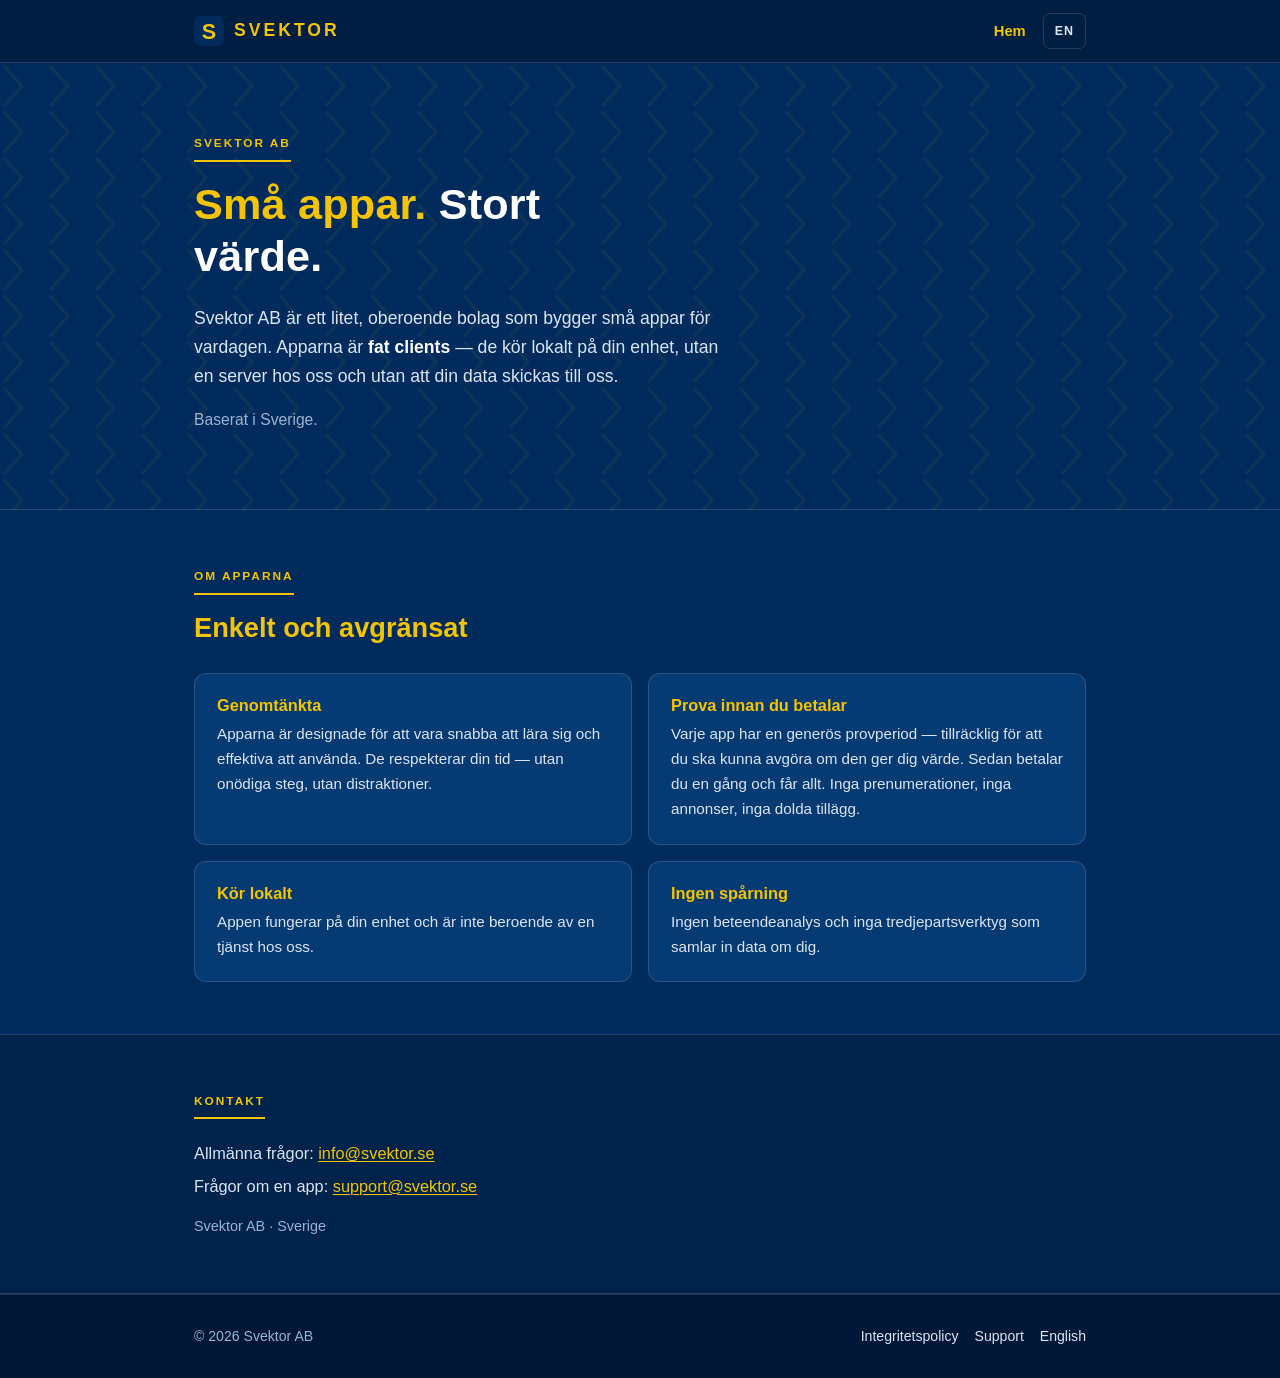
<file: index.html>
<!DOCTYPE html>
<html lang="sv">
<head>
<meta charset="UTF-8">
<meta name="viewport" content="width=device-width, initial-scale=1">
<title>Svektor AB — Små appar, stort värde</title>
<meta name="description" content="Svektor AB är ett litet, oberoende bolag som bygger små appar. De kör lokalt på din enhet — din data stannar hos dig, utan annonser och utan spårning.">
<link rel="canonical" href="https://svektor.se/">
<link rel="icon" href="/svektor-icon.svg" type="image/svg+xml">
<link rel="alternate" hreflang="sv" href="https://svektor.se/">
<link rel="alternate" hreflang="en" href="https://svektor.se/en/">
<link rel="stylesheet" href="/assets/svektor.css">
<meta property="og:title" content="Svektor AB — Små appar, stort värde">
<meta property="og:description" content="Ett litet, oberoende bolag som bygger små appar. Allt körs lokalt på din enhet.">
<meta property="og:type" content="website">
<meta property="og:url" content="https://svektor.se/">
<meta property="og:locale" content="sv_SE">
</head>
<body>

<header class="site-header">
  <div class="wrap">
    <a class="brand" href="/" aria-label="Svektor AB, startsida">
      <img class="brand-mark" src="/svektor-icon.svg" alt="" width="30" height="30">
      <span class="brand-name">SVEKTOR</span>
    </a>
    <nav class="site-nav" aria-label="Huvudmeny">
      <a href="/" aria-current="page">Hem</a>
      <a class="lang" href="/en/" hreflang="en">EN</a>
    </nav>
  </div>
</header>

<main>
  <section class="hero">
    <div class="wrap">
      <span class="eyebrow">Svektor AB</span>
      <h1>Små appar. <span class="accent">Stort värde.</span></h1>
      <p>
        Svektor AB är ett litet, oberoende bolag som bygger små appar för vardagen.
        Apparna är <strong>fat clients</strong> — de kör lokalt på din enhet, utan en
        server hos oss och utan att din data skickas till oss.
      </p>
      <p class="sub">Baserat i Sverige.</p>
    </div>
  </section>

  <section>
    <div class="wrap">
      <span class="eyebrow">Om apparna</span>
      <h2>Enkelt och avgränsat</h2>
      <div class="grid two">
        <div class="card">
          <h3>Genomtänkta</h3>
          <p>Apparna är designade för att vara snabba att lära sig och effektiva att använda. De respekterar din tid — utan onödiga steg, utan distraktioner.</p>
        </div>
        <div class="card">
          <h3>Prova innan du betalar</h3>
          <p>Varje app har en generös provperiod — tillräcklig för att du ska kunna avgöra om den ger dig värde. Sedan betalar du en gång och får allt. Inga prenumerationer, inga annonser, inga dolda tillägg.</p>
        </div>
        <div class="card">
          <h3>Kör lokalt</h3>
          <p>Appen fungerar på din enhet och är inte beroende av en tjänst hos oss.</p>
        </div>
        <div class="card">
          <h3>Ingen spårning</h3>
          <p>Ingen beteendeanalys och inga tredjepartsverktyg som samlar in data om dig.</p>
        </div>
      </div>
    </div>
  </section>

  <section class="alt">
    <div class="wrap">
      <span class="eyebrow">Kontakt</span>
      <p class="contact-plain">
        Allmänna frågor: <a href="mailto:info@svektor.se">info@svektor.se</a><br>
        Frågor om en app: <a href="mailto:support@svektor.se">support@svektor.se</a>
      </p>
      <p class="contact-plain muted">Svektor AB · Sverige</p>
    </div>
  </section>
</main>

<footer class="site-footer">
  <div class="wrap">
    <span>© 2026 Svektor AB</span>
    <nav aria-label="Sidfot">
      <a href="/integritet.html">Integritetspolicy</a>
      <a href="/support.html">Support</a>
      <a href="/en/">English</a>
    </nav>
  </div>
</footer>

</body>
</html>
</file>
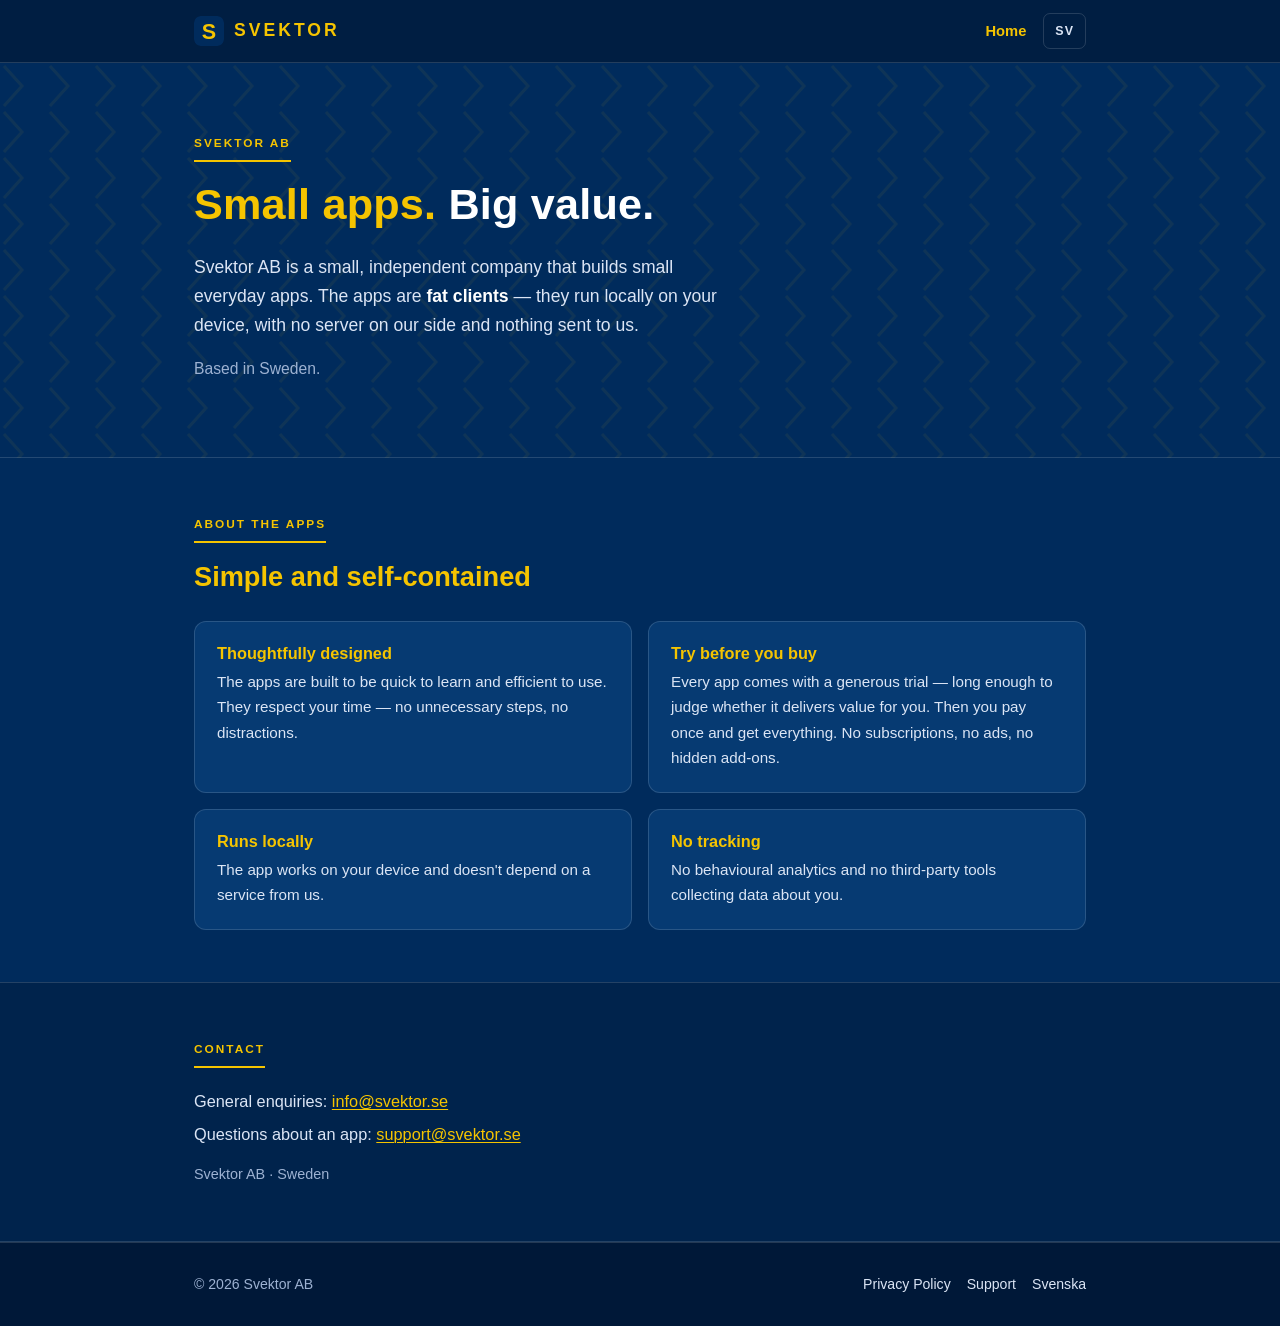
<file: en/index.html>
<!DOCTYPE html>
<html lang="en">
<head>
<meta charset="UTF-8">
<meta name="viewport" content="width=device-width, initial-scale=1">
<title>Svektor AB — Small apps, big value</title>
<meta name="description" content="Svektor AB is a small, independent company that builds small apps. They run locally on your device — your data stays with you, with no ads and no tracking.">
<link rel="canonical" href="https://svektor.se/en/">
<link rel="icon" href="/svektor-icon.svg" type="image/svg+xml">
<link rel="alternate" hreflang="sv" href="https://svektor.se/">
<link rel="alternate" hreflang="en" href="https://svektor.se/en/">
<link rel="stylesheet" href="/assets/svektor.css">
<meta property="og:title" content="Svektor AB — Small apps, big value">
<meta property="og:description" content="A small, independent company that builds small apps. Everything runs locally on your device.">
<meta property="og:type" content="website">
<meta property="og:url" content="https://svektor.se/en/">
<meta property="og:locale" content="en_GB">
</head>
<body>

<header class="site-header">
  <div class="wrap">
    <a class="brand" href="/en/" aria-label="Svektor AB, home">
      <img class="brand-mark" src="/svektor-icon.svg" alt="" width="30" height="30">
      <span class="brand-name">SVEKTOR</span>
    </a>
    <nav class="site-nav" aria-label="Main menu">
      <a href="/en/" aria-current="page">Home</a>
      <a class="lang" href="/" hreflang="sv">SV</a>
    </nav>
  </div>
</header>

<main>
  <section class="hero">
    <div class="wrap">
      <span class="eyebrow">Svektor AB</span>
      <h1>Small apps. <span class="accent">Big value.</span></h1>
      <p>
        Svektor AB is a small, independent company that builds small everyday apps.
        The apps are <strong>fat clients</strong> — they run locally on your device,
        with no server on our side and nothing sent to us.
      </p>
      <p class="sub">Based in Sweden.</p>
    </div>
  </section>

  <section>
    <div class="wrap">
      <span class="eyebrow">About the apps</span>
      <h2>Simple and self-contained</h2>
      <div class="grid two">
        <div class="card">
          <h3>Thoughtfully designed</h3>
          <p>The apps are built to be quick to learn and efficient to use. They respect your time — no unnecessary steps, no distractions.</p>
        </div>
        <div class="card">
          <h3>Try before you buy</h3>
          <p>Every app comes with a generous trial — long enough to judge whether it delivers value for you. Then you pay once and get everything. No subscriptions, no ads, no hidden add-ons.</p>
        </div>
        <div class="card">
          <h3>Runs locally</h3>
          <p>The app works on your device and doesn't depend on a service from us.</p>
        </div>
        <div class="card">
          <h3>No tracking</h3>
          <p>No behavioural analytics and no third-party tools collecting data about you.</p>
        </div>
      </div>
    </div>
  </section>

  <section class="alt">
    <div class="wrap">
      <span class="eyebrow">Contact</span>
      <p class="contact-plain">
        General enquiries: <a href="mailto:info@svektor.se">info@svektor.se</a><br>
        Questions about an app: <a href="mailto:support@svektor.se">support@svektor.se</a>
      </p>
      <p class="contact-plain muted">Svektor AB · Sweden</p>
    </div>
  </section>
</main>

<footer class="site-footer">
  <div class="wrap">
    <span>© 2026 Svektor AB</span>
    <nav aria-label="Footer">
      <a href="/en/privacy.html">Privacy Policy</a>
      <a href="/en/support.html">Support</a>
      <a href="/">Svenska</a>
    </nav>
  </div>
</footer>

</body>
</html>
</file>
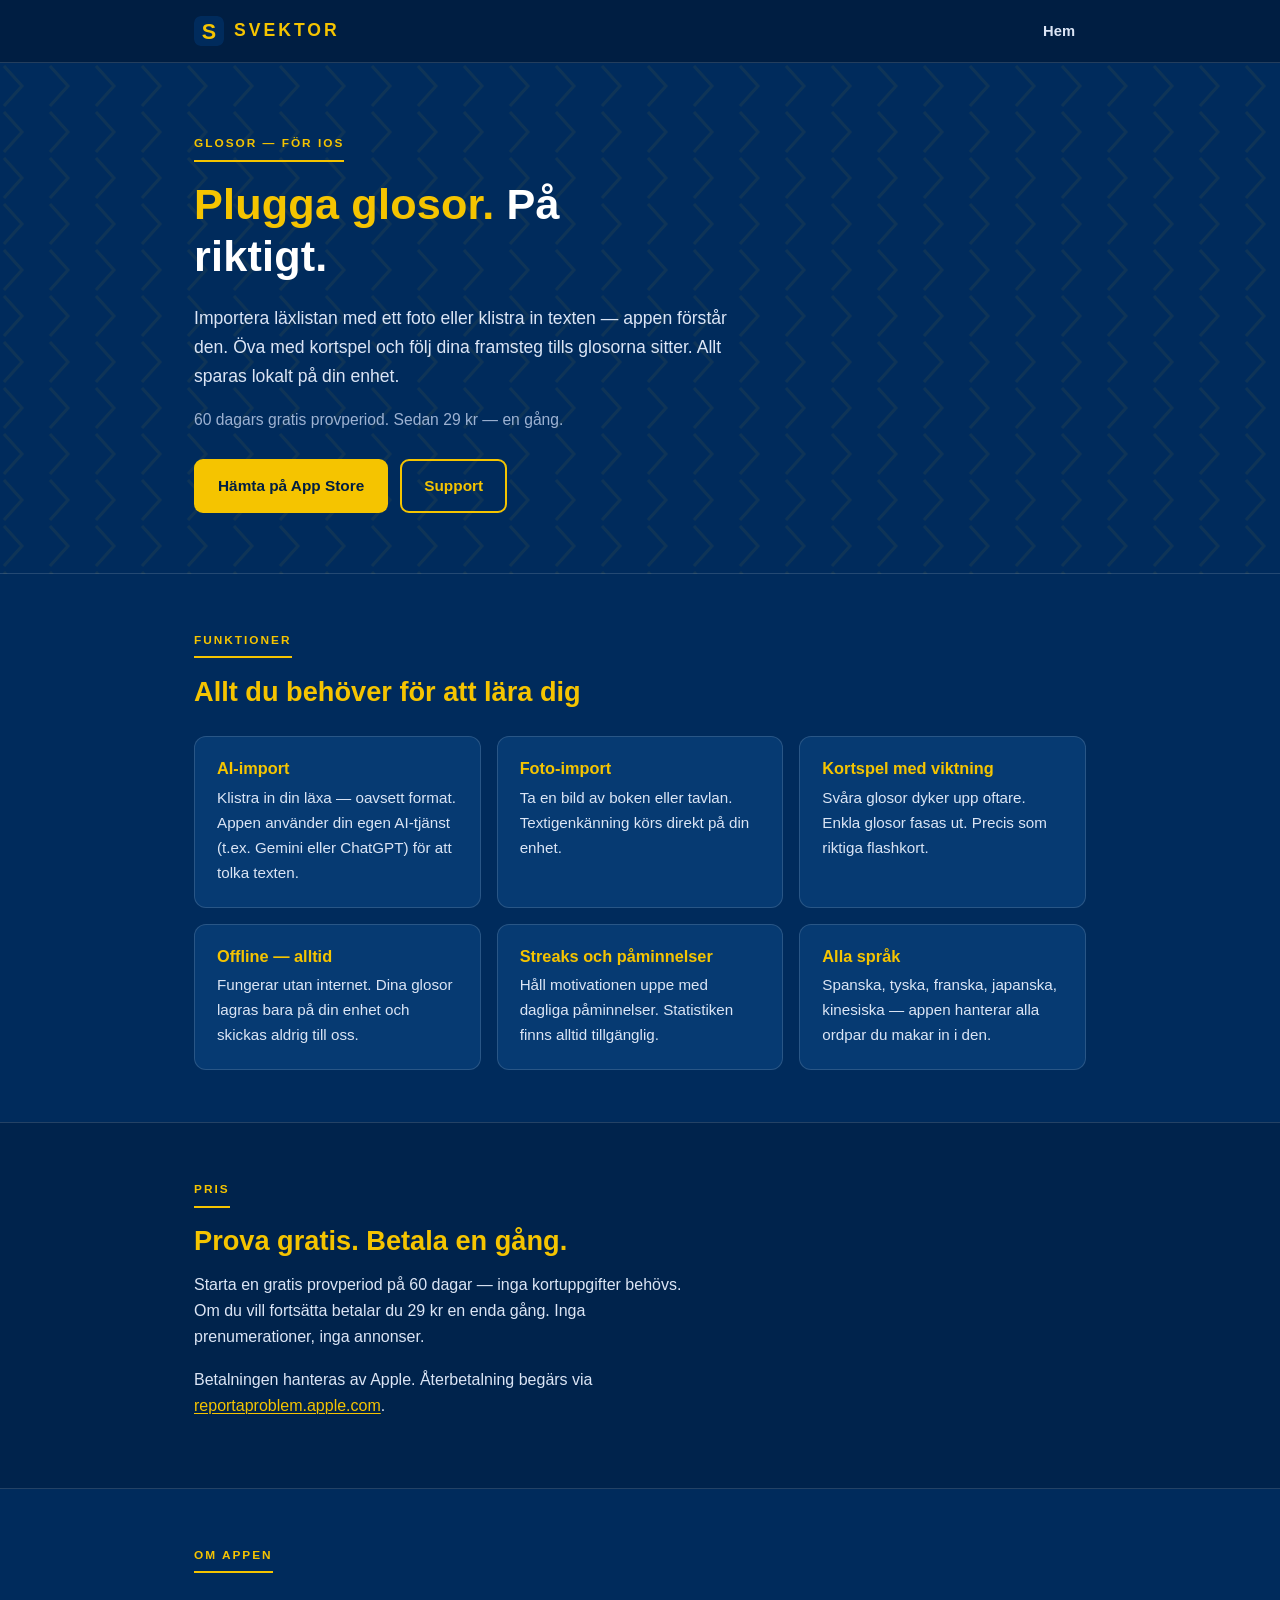
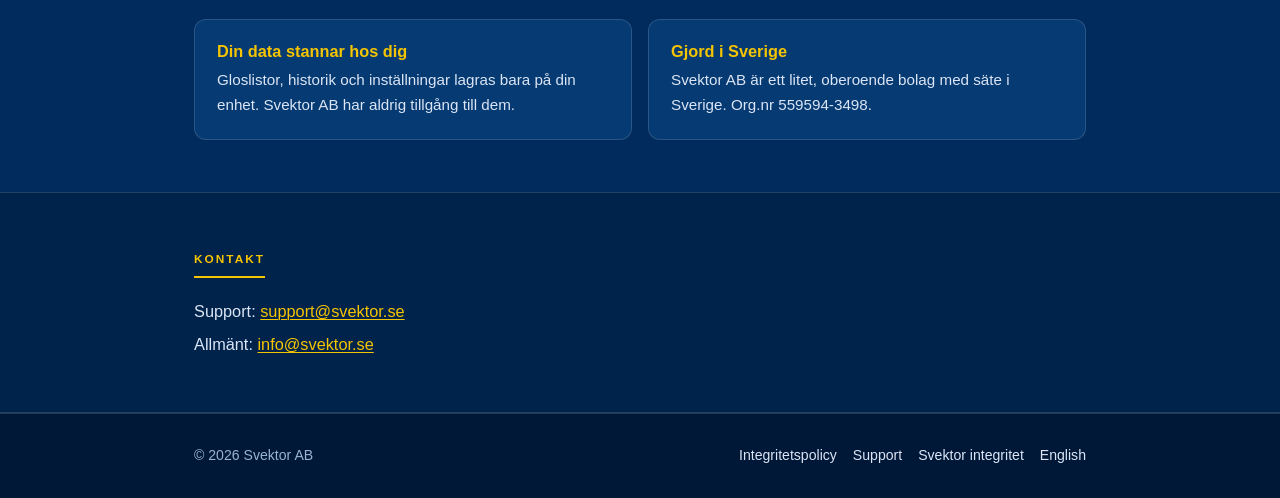
<file: glosor/index.html>
<!DOCTYPE html>
<html lang="sv">
<head>
<meta charset="UTF-8">
<meta name="viewport" content="width=device-width, initial-scale=1">
<title>Glosor – Plugga glosor och fraser · Svektor AB</title>
<meta name="description" content="Glosor är en offline-app för att plugga glosor och fraser. Importera läxor med AI eller foto, öva med kortspel och följa dina framsteg. 60 dagars gratis provperiod.">
<link rel="canonical" href="https://svektor.se/glosor/">
<link rel="icon" href="/svektor-icon.svg" type="image/svg+xml">
<link rel="alternate" hreflang="sv" href="https://svektor.se/glosor/">
<link rel="stylesheet" href="/assets/svektor.css">
<meta property="og:title" content="Glosor – Plugga glosor och fraser">
<meta property="og:description" content="Offline-app för ordförråd. Importera med AI eller foto, öva med kortspel, följ dina framsteg.">
<meta property="og:type" content="website">
<meta property="og:url" content="https://svektor.se/glosor/">
<meta property="og:locale" content="sv_SE">
</head>
<body>

<header class="site-header">
  <div class="wrap">
    <a class="brand" href="/" aria-label="Svektor AB, startsida">
      <img class="brand-mark" src="/svektor-icon.svg" alt="" width="30" height="30">
      <span class="brand-name">SVEKTOR</span>
    </a>
    <nav class="site-nav" aria-label="Huvudmeny">
      <a href="/">Hem</a>
    </nav>
  </div>
</header>

<main>
  <section class="hero">
    <div class="wrap">
      <span class="eyebrow">Glosor — för iOS</span>
      <h1>Plugga glosor. <span class="accent">På riktigt.</span></h1>
      <p>
        Importera läxlistan med ett foto eller klistra in texten — appen förstår den.
        Öva med kortspel och följ dina framsteg tills glosorna sitter.
        Allt sparas lokalt på din enhet.
      </p>
      <p class="sub">60 dagars gratis provperiod. Sedan 29 kr — en gång.</p>
      <div class="cta-row">
        <a class="btn btn-primary" href="https://apps.apple.com/se/app/glosor/id6744259002">Hämta på App Store</a>
        <a class="btn btn-ghost" href="/glosor/support/">Support</a>
      </div>
    </div>
  </section>

  <section>
    <div class="wrap">
      <span class="eyebrow">Funktioner</span>
      <h2>Allt du behöver för att lära dig</h2>
      <div class="grid">
        <div class="card">
          <h3>AI-import</h3>
          <p>Klistra in din läxa — oavsett format. Appen använder din egen AI-tjänst (t.ex. Gemini eller ChatGPT) för att tolka texten.</p>
        </div>
        <div class="card">
          <h3>Foto-import</h3>
          <p>Ta en bild av boken eller tavlan. Textigenkänning körs direkt på din enhet.</p>
        </div>
        <div class="card">
          <h3>Kortspel med viktning</h3>
          <p>Svåra glosor dyker upp oftare. Enkla glosor fasas ut. Precis som riktiga flashkort.</p>
        </div>
        <div class="card">
          <h3>Offline — alltid</h3>
          <p>Fungerar utan internet. Dina glosor lagras bara på din enhet och skickas aldrig till oss.</p>
        </div>
        <div class="card">
          <h3>Streaks och påminnelser</h3>
          <p>Håll motivationen uppe med dagliga påminnelser. Statistiken finns alltid tillgänglig.</p>
        </div>
        <div class="card">
          <h3>Alla språk</h3>
          <p>Spanska, tyska, franska, japanska, kinesiska — appen hanterar alla ordpar du makar in i den.</p>
        </div>
      </div>
    </div>
  </section>

  <section class="alt">
    <div class="wrap">
      <span class="eyebrow">Pris</span>
      <h2>Prova gratis. Betala en gång.</h2>
      <p class="section-lead">
        Starta en gratis provperiod på 60 dagar — inga kortuppgifter behövs.
        Om du vill fortsätta betalar du 29 kr en enda gång. Inga prenumerationer, inga annonser.
      </p>
      <p class="section-lead" style="margin-top:.6rem;">
        Betalningen hanteras av Apple. Återbetalning begärs via
        <a href="https://reportaproblem.apple.com">reportaproblem.apple.com</a>.
      </p>
    </div>
  </section>

  <section>
    <div class="wrap">
      <span class="eyebrow">Om appen</span>
      <div class="grid two">
        <div class="card">
          <h3>Din data stannar hos dig</h3>
          <p>Gloslistor, historik och inställningar lagras bara på din enhet. Svektor AB har aldrig tillgång till dem.</p>
        </div>
        <div class="card">
          <h3>Gjord i Sverige</h3>
          <p>Svektor AB är ett litet, oberoende bolag med säte i Sverige. Org.nr 559594-3498.</p>
        </div>
      </div>
    </div>
  </section>

  <section class="alt">
    <div class="wrap">
      <span class="eyebrow">Kontakt</span>
      <p class="contact-plain">
        Support: <a href="mailto:support@svektor.se">support@svektor.se</a><br>
        Allmänt: <a href="mailto:info@svektor.se">info@svektor.se</a>
      </p>
    </div>
  </section>
</main>

<footer class="site-footer">
  <div class="wrap">
    <span>© 2026 Svektor AB</span>
    <nav aria-label="Sidfot">
      <a href="/glosor/integritetspolicy/">Integritetspolicy</a>
      <a href="/glosor/support/">Support</a>
      <a href="/integritet.html">Svektor integritet</a>
      <a href="/en/">English</a>
    </nav>
  </div>
</footer>

</body>
</html>
</file>
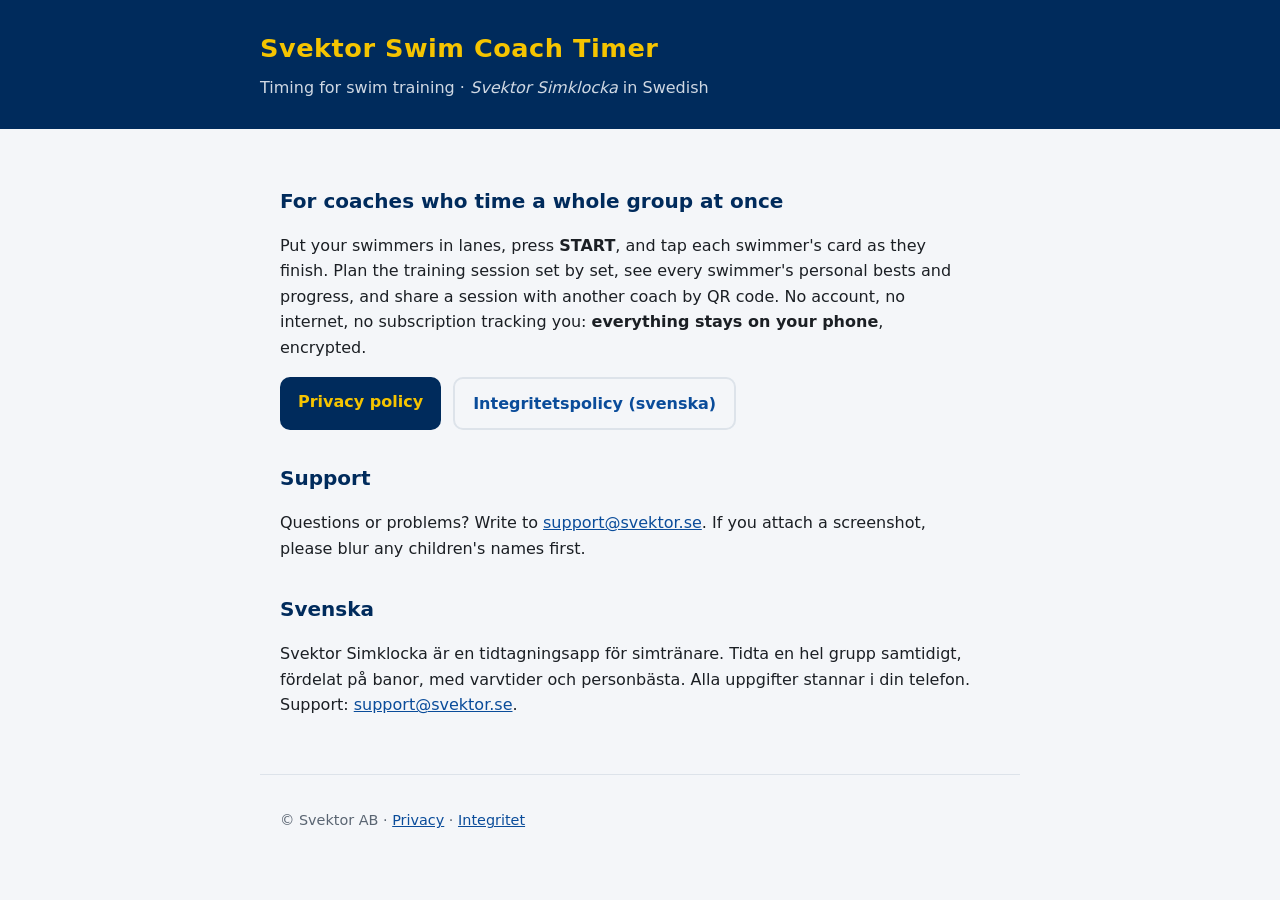
<file: simklockan/index.html>
<!doctype html>
<html lang="en">
<head>
  <meta charset="utf-8">
  <meta name="viewport" content="width=device-width, initial-scale=1">
  <title>Svektor Swim Coach Timer (Svektor Simklocka) — timing for swim training · Svektor AB</title>
  <meta name="description" content="A swim training timer for coaches. Time a whole group at once, in lanes, with lap splits and personal bests. All data stays on your phone.">
  <link rel="stylesheet" href="style.css">
</head>
<body>
<header class="site">
  <div class="inner">
    <h1>Svektor Swim Coach Timer</h1>
    <p>Timing for swim training · <em>Svektor Simklocka</em> in Swedish</p>
  </div>
</header>

<main>
  <h2>For coaches who time a whole group at once</h2>
  <p>Put your swimmers in lanes, press <strong>START</strong>, and tap each swimmer's card as they finish. Plan the training session set by set, see every swimmer's personal bests and progress, and share a session with another coach by QR code. No account, no internet, no subscription tracking you: <strong>everything stays on your phone</strong>, encrypted.</p>
  <div class="buttons">
    <a class="btn" href="privacy/">Privacy policy</a>
    <a class="btn secondary" href="integritetspolicy/" hreflang="sv" lang="sv">Integritetspolicy (svenska)</a>
  </div>

  <h2>Support</h2>
  <p>Questions or problems? Write to <a href="mailto:support@svektor.se">support@svektor.se</a>. If you attach a screenshot, please blur any children's names first.</p>

  <h2>Svenska</h2>
  <p>Svektor Simklocka är en tidtagningsapp för simtränare. Tidta en hel grupp samtidigt, fördelat på banor, med varvtider och personbästa. Alla uppgifter stannar i din telefon. Support: <a href="mailto:support@svektor.se">support@svektor.se</a>.</p>
</main>

<footer class="site">
  <p>© Svektor AB · <a href="privacy/">Privacy</a> · <a href="integritetspolicy/" lang="sv">Integritet</a></p>
</footer>
</body>
</html>
</file>
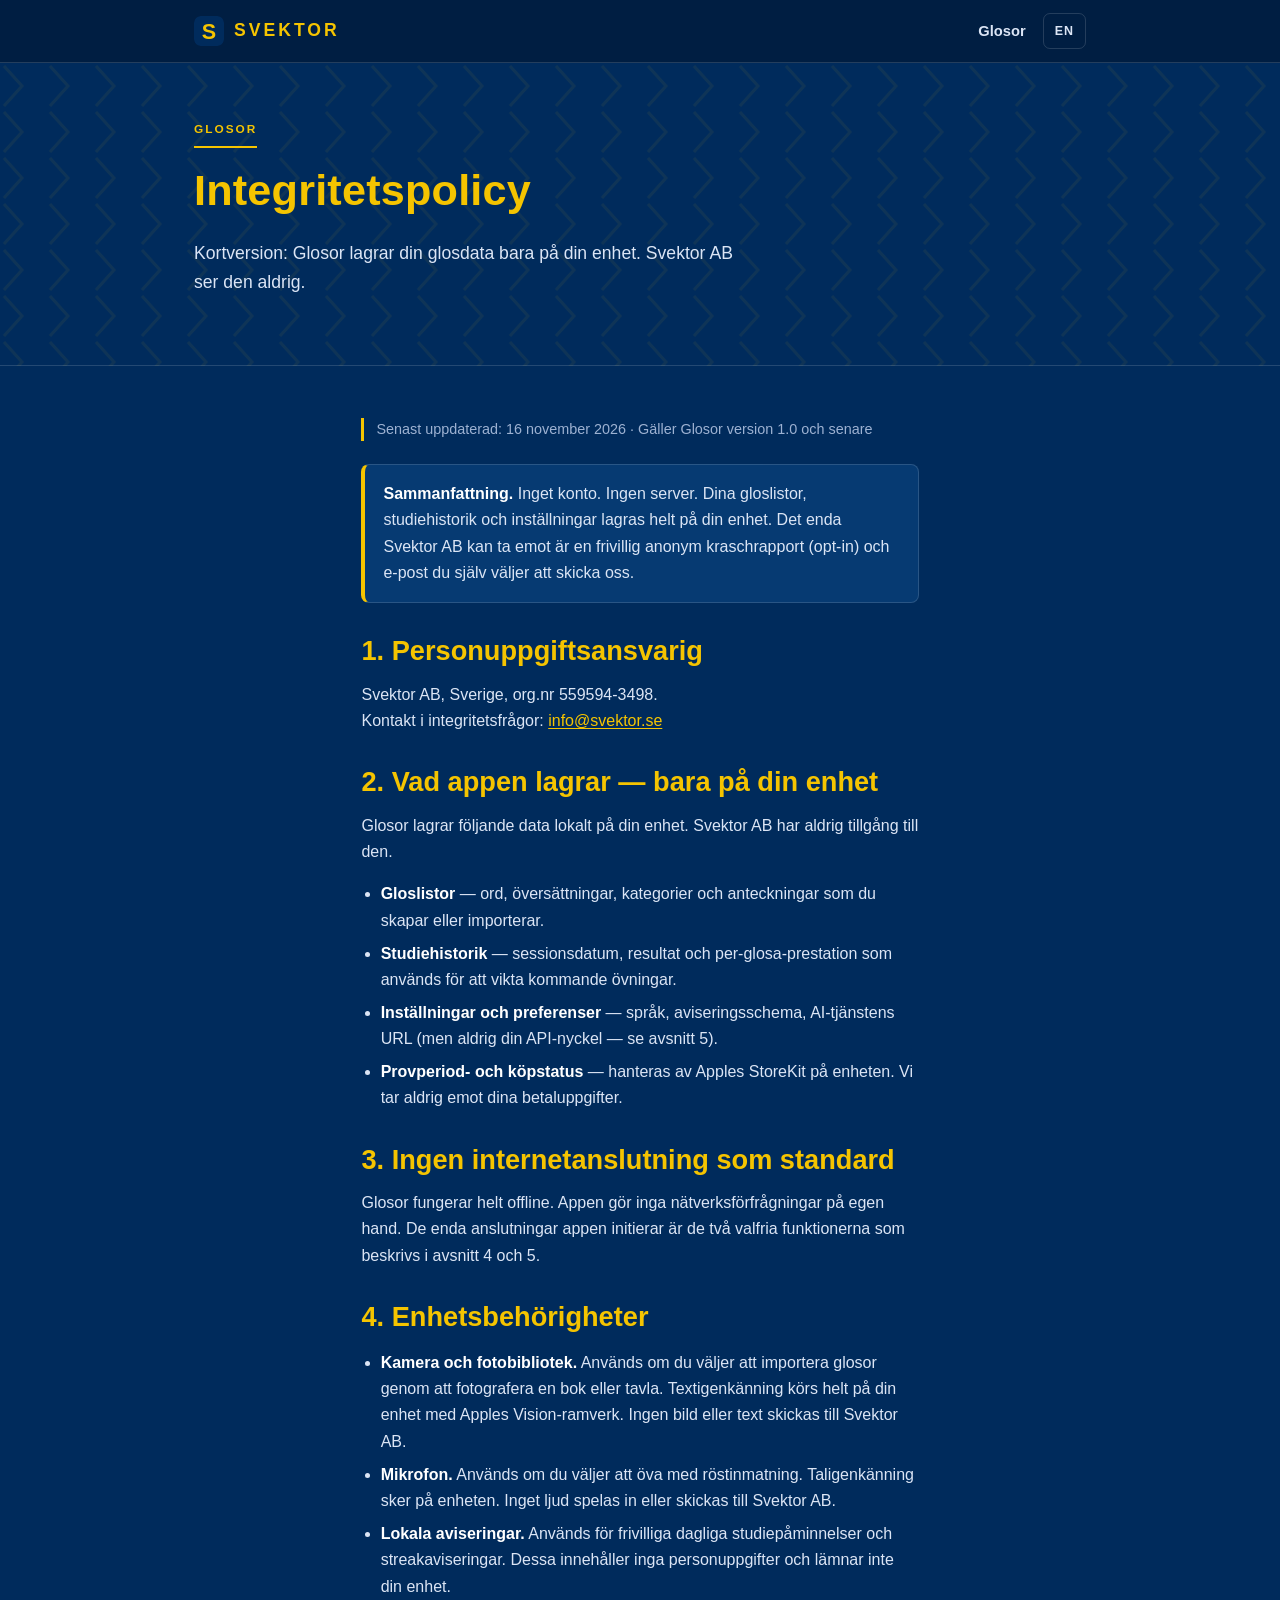
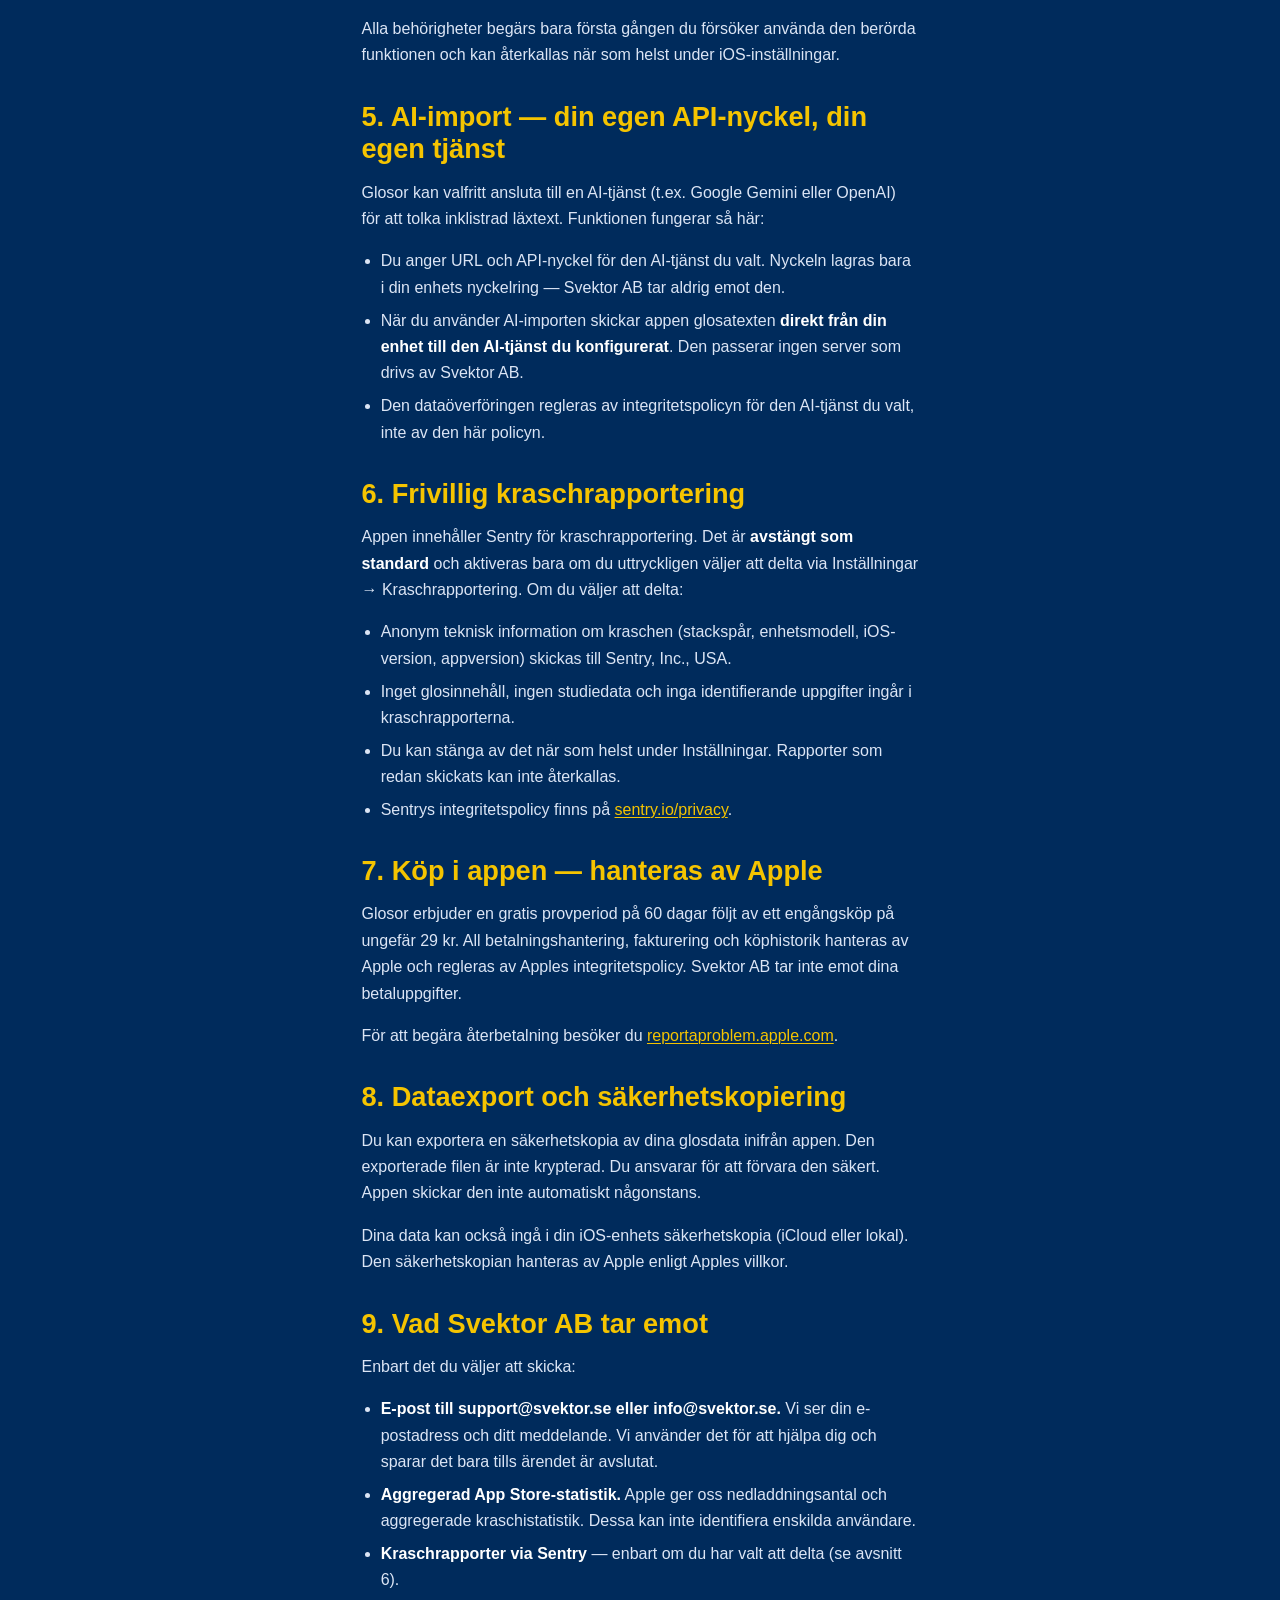
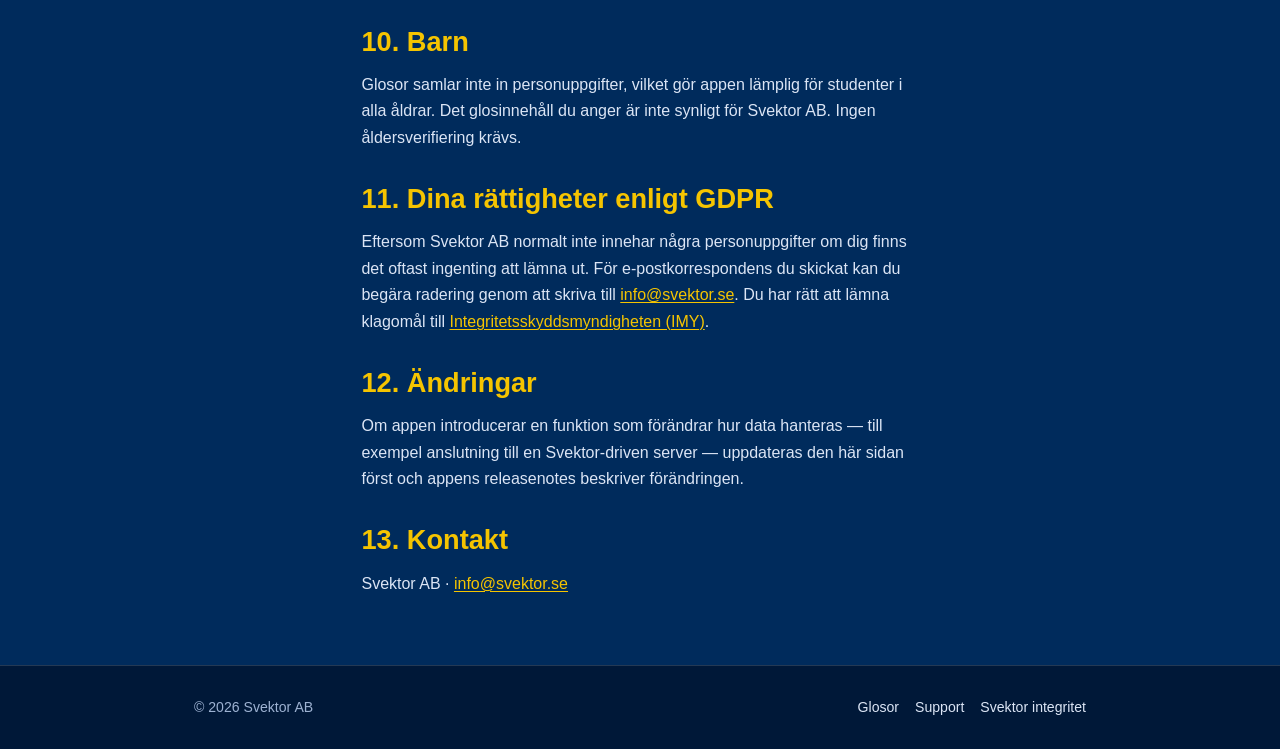
<file: glosor/integritetspolicy/index.html>
<!DOCTYPE html>
<html lang="sv">
<head>
<meta charset="UTF-8">
<meta name="viewport" content="width=device-width, initial-scale=1">
<title>Integritetspolicy — Glosor · Svektor AB</title>
<meta name="description" content="Integritetspolicy för Glosor av Svektor AB. All glosdata lagras lokalt på din enhet. Vi samlar inte in personuppgifter.">
<link rel="canonical" href="https://svektor.se/glosor/integritetspolicy/">
<link rel="icon" href="/svektor-icon.svg" type="image/svg+xml">
<link rel="alternate" hreflang="sv" href="https://svektor.se/glosor/integritetspolicy/">
<link rel="alternate" hreflang="en" href="https://svektor.se/glosor/privacy/">
<link rel="stylesheet" href="/assets/svektor.css">
</head>
<body>

<header class="site-header">
  <div class="wrap">
    <a class="brand" href="/glosor/" aria-label="Glosor av Svektor AB">
      <img class="brand-mark" src="/svektor-icon.svg" alt="" width="30" height="30">
      <span class="brand-name">SVEKTOR</span>
    </a>
    <nav class="site-nav" aria-label="Huvudmeny">
      <a href="/glosor/">Glosor</a>
      <a class="lang" href="/glosor/privacy/" hreflang="en">EN</a>
    </nav>
  </div>
</header>

<main>
  <section class="hero" style="padding:52px 0">
    <div class="wrap">
      <span class="eyebrow">Glosor</span>
      <h1>Integritetspolicy</h1>
      <p>Kortversion: Glosor lagrar din glosdata bara på din enhet. Svektor AB ser den aldrig.</p>
    </div>
  </section>

  <section>
    <div class="wrap prose">
      <p class="updated">Senast uppdaterad: 16 november 2026 · Gäller Glosor version 1.0 och senare</p>

      <div class="callout">
        <p><strong>Sammanfattning.</strong> Inget konto. Ingen server. Dina gloslistor, studiehistorik och inställningar lagras helt på din enhet. Det enda Svektor AB kan ta emot är en frivillig anonym kraschrapport (opt-in) och e-post du själv väljer att skicka oss.</p>
      </div>

      <h2>1. Personuppgiftsansvarig</h2>
      <p>
        Svektor AB, Sverige, org.nr 559594-3498.<br>
        Kontakt i integritetsfrågor: <a href="mailto:info@svektor.se">info@svektor.se</a>
      </p>

      <h2>2. Vad appen lagrar — bara på din enhet</h2>
      <p>Glosor lagrar följande data lokalt på din enhet. Svektor AB har aldrig tillgång till den.</p>
      <ul>
        <li><strong>Gloslistor</strong> — ord, översättningar, kategorier och anteckningar som du skapar eller importerar.</li>
        <li><strong>Studiehistorik</strong> — sessionsdatum, resultat och per-glosa-prestation som används för att vikta kommande övningar.</li>
        <li><strong>Inställningar och preferenser</strong> — språk, aviseringsschema, AI-tjänstens URL (men aldrig din API-nyckel — se avsnitt 5).</li>
        <li><strong>Provperiod- och köpstatus</strong> — hanteras av Apples StoreKit på enheten. Vi tar aldrig emot dina betaluppgifter.</li>
      </ul>

      <h2>3. Ingen internetanslutning som standard</h2>
      <p>
        Glosor fungerar helt offline. Appen gör inga nätverksförfrågningar på egen hand. De enda anslutningar appen initierar är de två valfria funktionerna som beskrivs i avsnitt 4 och 5.
      </p>

      <h2>4. Enhetsbehörigheter</h2>
      <ul>
        <li>
          <strong>Kamera och fotobibliotek.</strong> Används om du väljer att importera glosor genom att fotografera en bok eller tavla. Textigenkänning körs helt på din enhet med Apples Vision-ramverk. Ingen bild eller text skickas till Svektor AB.
        </li>
        <li>
          <strong>Mikrofon.</strong> Används om du väljer att öva med röstinmatning. Taligenkänning sker på enheten. Inget ljud spelas in eller skickas till Svektor AB.
        </li>
        <li>
          <strong>Lokala aviseringar.</strong> Används för frivilliga dagliga studiepåminnelser och streakaviseringar. Dessa innehåller inga personuppgifter och lämnar inte din enhet.
        </li>
      </ul>
      <p>Alla behörigheter begärs bara första gången du försöker använda den berörda funktionen och kan återkallas när som helst under iOS-inställningar.</p>

      <h2>5. AI-import — din egen API-nyckel, din egen tjänst</h2>
      <p>
        Glosor kan valfritt ansluta till en AI-tjänst (t.ex. Google Gemini eller OpenAI) för att tolka inklistrad läxtext. Funktionen fungerar så här:
      </p>
      <ul>
        <li>Du anger URL och API-nyckel för den AI-tjänst du valt. Nyckeln lagras bara i din enhets nyckelring — Svektor AB tar aldrig emot den.</li>
        <li>När du använder AI-importen skickar appen glosatexten <strong>direkt från din enhet till den AI-tjänst du konfigurerat</strong>. Den passerar ingen server som drivs av Svektor AB.</li>
        <li>Den dataöverföringen regleras av integritetspolicyn för den AI-tjänst du valt, inte av den här policyn.</li>
      </ul>

      <h2>6. Frivillig kraschrapportering</h2>
      <p>
        Appen innehåller Sentry för kraschrapportering. Det är <strong>avstängt som standard</strong> och aktiveras bara om du uttryckligen väljer att delta via Inställningar → Kraschrapportering. Om du väljer att delta:
      </p>
      <ul>
        <li>Anonym teknisk information om kraschen (stackspår, enhetsmodell, iOS-version, appversion) skickas till Sentry, Inc., USA.</li>
        <li>Inget glosinnehåll, ingen studiedata och inga identifierande uppgifter ingår i kraschrapporterna.</li>
        <li>Du kan stänga av det när som helst under Inställningar. Rapporter som redan skickats kan inte återkallas.</li>
        <li>Sentrys integritetspolicy finns på <a href="https://sentry.io/privacy/">sentry.io/privacy</a>.</li>
      </ul>

      <h2>7. Köp i appen — hanteras av Apple</h2>
      <p>
        Glosor erbjuder en gratis provperiod på 60 dagar följt av ett engångsköp på ungefär 29 kr. All betalningshantering, fakturering och köphistorik hanteras av Apple och regleras av Apples integritetspolicy. Svektor AB tar inte emot dina betaluppgifter.
      </p>
      <p>För att begära återbetalning besöker du <a href="https://reportaproblem.apple.com">reportaproblem.apple.com</a>.</p>

      <h2>8. Dataexport och säkerhetskopiering</h2>
      <p>
        Du kan exportera en säkerhetskopia av dina glosdata inifrån appen. Den exporterade filen är inte krypterad. Du ansvarar för att förvara den säkert. Appen skickar den inte automatiskt någonstans.
      </p>
      <p>
        Dina data kan också ingå i din iOS-enhets säkerhetskopia (iCloud eller lokal). Den säkerhetskopian hanteras av Apple enligt Apples villkor.
      </p>

      <h2>9. Vad Svektor AB tar emot</h2>
      <p>Enbart det du väljer att skicka:</p>
      <ul>
        <li><strong>E-post till support@svektor.se eller info@svektor.se.</strong> Vi ser din e-postadress och ditt meddelande. Vi använder det för att hjälpa dig och sparar det bara tills ärendet är avslutat.</li>
        <li><strong>Aggregerad App Store-statistik.</strong> Apple ger oss nedladdningsantal och aggregerade kraschistatistik. Dessa kan inte identifiera enskilda användare.</li>
        <li><strong>Kraschrapporter via Sentry</strong> — enbart om du har valt att delta (se avsnitt 6).</li>
      </ul>

      <h2>10. Barn</h2>
      <p>
        Glosor samlar inte in personuppgifter, vilket gör appen lämplig för studenter i alla åldrar. Det glosinnehåll du anger är inte synligt för Svektor AB. Ingen åldersverifiering krävs.
      </p>

      <h2>11. Dina rättigheter enligt GDPR</h2>
      <p>
        Eftersom Svektor AB normalt inte innehar några personuppgifter om dig finns det oftast ingenting att lämna ut. För e-postkorrespondens du skickat kan du begära radering genom att skriva till <a href="mailto:info@svektor.se">info@svektor.se</a>. Du har rätt att lämna klagomål till <a href="https://www.imy.se/">Integritetsskyddsmyndigheten (IMY)</a>.
      </p>

      <h2>12. Ändringar</h2>
      <p>
        Om appen introducerar en funktion som förändrar hur data hanteras — till exempel anslutning till en Svektor-driven server — uppdateras den här sidan först och appens releasenotes beskriver förändringen.
      </p>

      <h2>13. Kontakt</h2>
      <p>Svektor AB · <a href="mailto:info@svektor.se">info@svektor.se</a></p>
    </div>
  </section>
</main>

<footer class="site-footer">
  <div class="wrap">
    <span>© 2026 Svektor AB</span>
    <nav aria-label="Sidfot">
      <a href="/glosor/">Glosor</a>
      <a href="/glosor/support/">Support</a>
      <a href="/integritet.html">Svektor integritet</a>
    </nav>
  </div>
</footer>

</body>
</html>
</file>
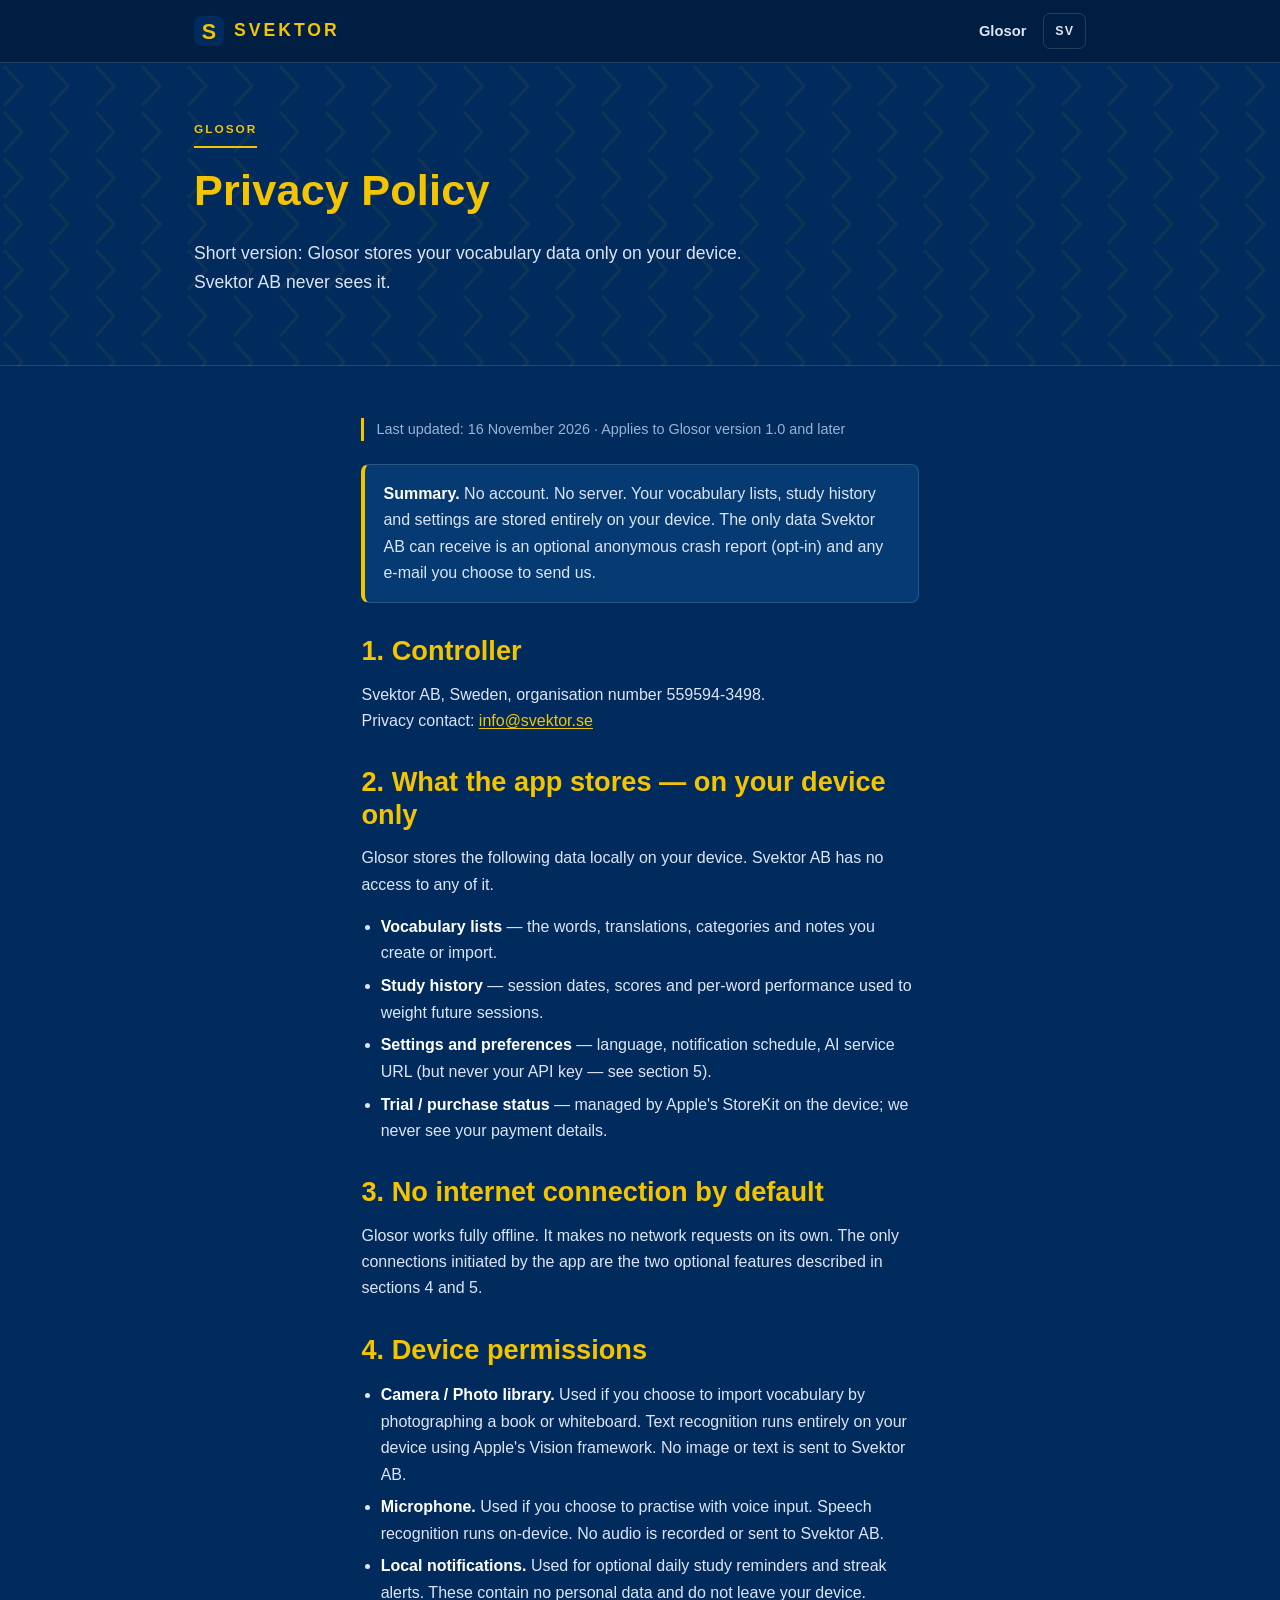
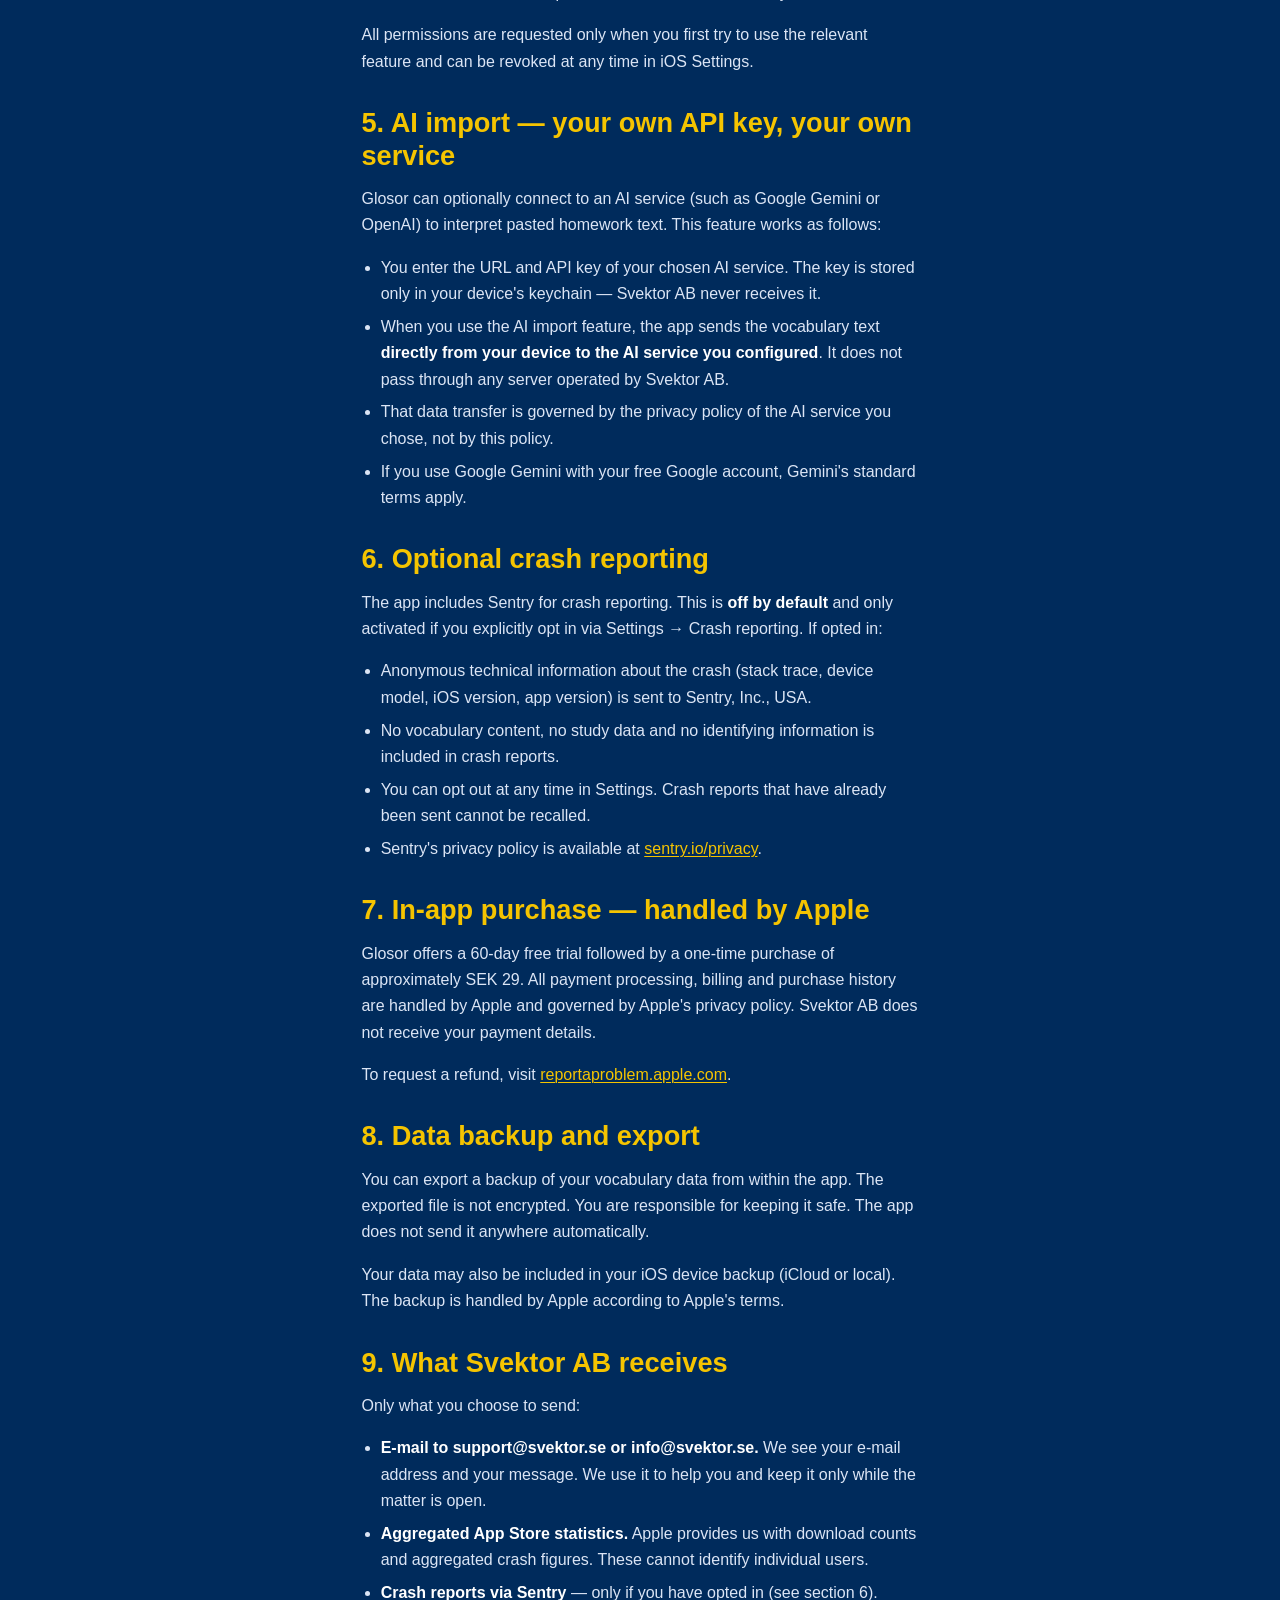
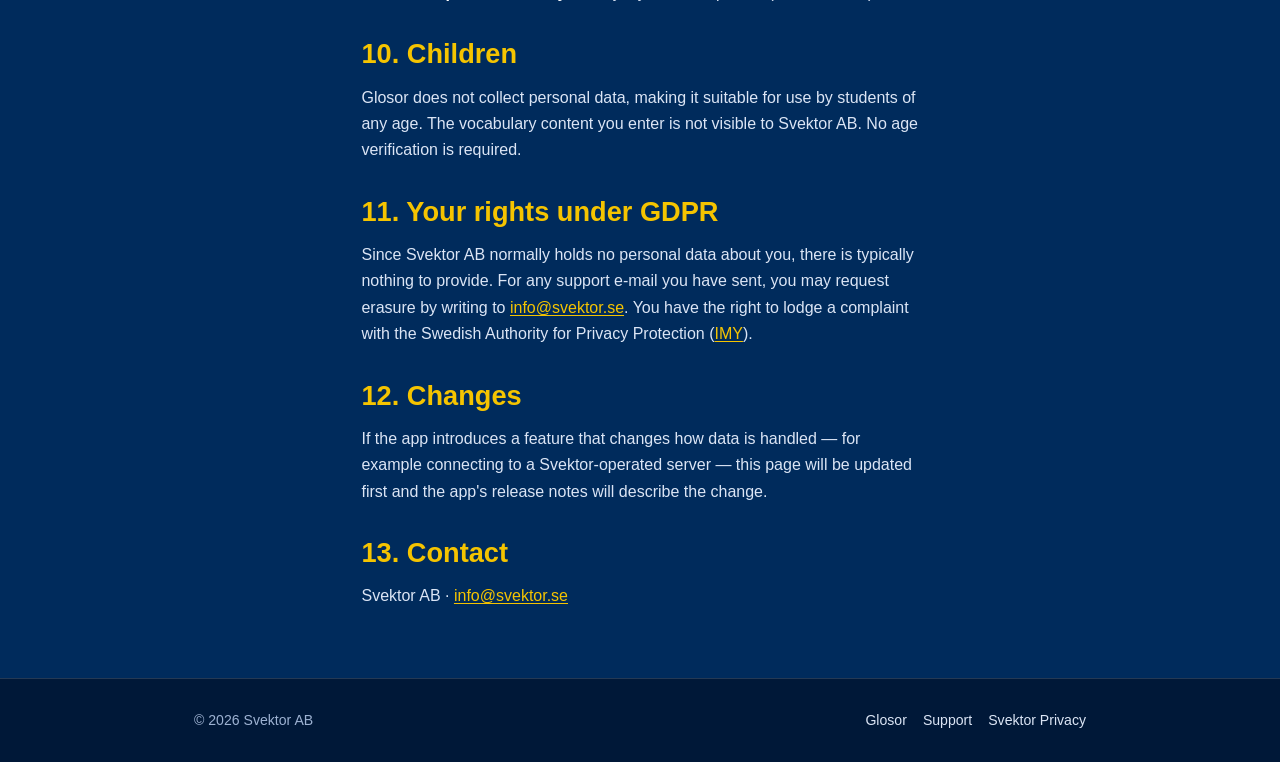
<file: glosor/privacy/index.html>
<!DOCTYPE html>
<html lang="en">
<head>
<meta charset="UTF-8">
<meta name="viewport" content="width=device-width, initial-scale=1">
<title>Privacy Policy — Glosor · Svektor AB</title>
<meta name="description" content="Privacy policy for Glosor by Svektor AB. All vocabulary data is stored locally on your device. We do not collect personal data.">
<link rel="canonical" href="https://svektor.se/glosor/privacy/">
<link rel="icon" href="/svektor-icon.svg" type="image/svg+xml">
<link rel="alternate" hreflang="sv" href="https://svektor.se/glosor/integritetspolicy/">
<link rel="alternate" hreflang="en" href="https://svektor.se/glosor/privacy/">
<link rel="stylesheet" href="/assets/svektor.css">
</head>
<body>

<header class="site-header">
  <div class="wrap">
    <a class="brand" href="/glosor/" aria-label="Glosor by Svektor AB">
      <img class="brand-mark" src="/svektor-icon.svg" alt="" width="30" height="30">
      <span class="brand-name">SVEKTOR</span>
    </a>
    <nav class="site-nav" aria-label="Main menu">
      <a href="/glosor/">Glosor</a>
      <a class="lang" href="/glosor/integritetspolicy/" hreflang="sv">SV</a>
    </nav>
  </div>
</header>

<main>
  <section class="hero" style="padding:52px 0">
    <div class="wrap">
      <span class="eyebrow">Glosor</span>
      <h1>Privacy Policy</h1>
      <p>Short version: Glosor stores your vocabulary data only on your device. Svektor AB never sees it.</p>
    </div>
  </section>

  <section>
    <div class="wrap prose">
      <p class="updated">Last updated: 16 November 2026 · Applies to Glosor version 1.0 and later</p>

      <div class="callout">
        <p><strong>Summary.</strong> No account. No server. Your vocabulary lists, study history and settings are stored entirely on your device. The only data Svektor AB can receive is an optional anonymous crash report (opt-in) and any e-mail you choose to send us.</p>
      </div>

      <h2>1. Controller</h2>
      <p>
        Svektor AB, Sweden, organisation number 559594-3498.<br>
        Privacy contact: <a href="mailto:info@svektor.se">info@svektor.se</a>
      </p>

      <h2>2. What the app stores — on your device only</h2>
      <p>Glosor stores the following data locally on your device. Svektor AB has no access to any of it.</p>
      <ul>
        <li><strong>Vocabulary lists</strong> — the words, translations, categories and notes you create or import.</li>
        <li><strong>Study history</strong> — session dates, scores and per-word performance used to weight future sessions.</li>
        <li><strong>Settings and preferences</strong> — language, notification schedule, AI service URL (but never your API key — see section 5).</li>
        <li><strong>Trial / purchase status</strong> — managed by Apple's StoreKit on the device; we never see your payment details.</li>
      </ul>

      <h2>3. No internet connection by default</h2>
      <p>
        Glosor works fully offline. It makes no network requests on its own. The only connections initiated by the app are the two optional features described in sections 4 and 5.
      </p>

      <h2>4. Device permissions</h2>
      <ul>
        <li>
          <strong>Camera / Photo library.</strong> Used if you choose to import vocabulary by photographing a book or whiteboard. Text recognition runs entirely on your device using Apple's Vision framework. No image or text is sent to Svektor AB.
        </li>
        <li>
          <strong>Microphone.</strong> Used if you choose to practise with voice input. Speech recognition runs on-device. No audio is recorded or sent to Svektor AB.
        </li>
        <li>
          <strong>Local notifications.</strong> Used for optional daily study reminders and streak alerts. These contain no personal data and do not leave your device.
        </li>
      </ul>
      <p>All permissions are requested only when you first try to use the relevant feature and can be revoked at any time in iOS Settings.</p>

      <h2>5. AI import — your own API key, your own service</h2>
      <p>
        Glosor can optionally connect to an AI service (such as Google Gemini or OpenAI) to interpret pasted homework text. This feature works as follows:
      </p>
      <ul>
        <li>You enter the URL and API key of your chosen AI service. The key is stored only in your device's keychain — Svektor AB never receives it.</li>
        <li>When you use the AI import feature, the app sends the vocabulary text <strong>directly from your device to the AI service you configured</strong>. It does not pass through any server operated by Svektor AB.</li>
        <li>That data transfer is governed by the privacy policy of the AI service you chose, not by this policy.</li>
        <li>If you use Google Gemini with your free Google account, Gemini's standard terms apply.</li>
      </ul>

      <h2>6. Optional crash reporting</h2>
      <p>
        The app includes Sentry for crash reporting. This is <strong>off by default</strong> and only activated if you explicitly opt in via Settings → Crash reporting. If opted in:
      </p>
      <ul>
        <li>Anonymous technical information about the crash (stack trace, device model, iOS version, app version) is sent to Sentry, Inc., USA.</li>
        <li>No vocabulary content, no study data and no identifying information is included in crash reports.</li>
        <li>You can opt out at any time in Settings. Crash reports that have already been sent cannot be recalled.</li>
        <li>Sentry's privacy policy is available at <a href="https://sentry.io/privacy/">sentry.io/privacy</a>.</li>
      </ul>

      <h2>7. In-app purchase — handled by Apple</h2>
      <p>
        Glosor offers a 60-day free trial followed by a one-time purchase of approximately SEK 29. All payment processing, billing and purchase history are handled by Apple and governed by Apple's privacy policy. Svektor AB does not receive your payment details.
      </p>
      <p>To request a refund, visit <a href="https://reportaproblem.apple.com">reportaproblem.apple.com</a>.</p>

      <h2>8. Data backup and export</h2>
      <p>
        You can export a backup of your vocabulary data from within the app. The exported file is not encrypted. You are responsible for keeping it safe. The app does not send it anywhere automatically.
      </p>
      <p>
        Your data may also be included in your iOS device backup (iCloud or local). The backup is handled by Apple according to Apple's terms.
      </p>

      <h2>9. What Svektor AB receives</h2>
      <p>Only what you choose to send:</p>
      <ul>
        <li><strong>E-mail to support@svektor.se or info@svektor.se.</strong> We see your e-mail address and your message. We use it to help you and keep it only while the matter is open.</li>
        <li><strong>Aggregated App Store statistics.</strong> Apple provides us with download counts and aggregated crash figures. These cannot identify individual users.</li>
        <li><strong>Crash reports via Sentry</strong> — only if you have opted in (see section 6).</li>
      </ul>

      <h2>10. Children</h2>
      <p>
        Glosor does not collect personal data, making it suitable for use by students of any age. The vocabulary content you enter is not visible to Svektor AB. No age verification is required.
      </p>

      <h2>11. Your rights under GDPR</h2>
      <p>
        Since Svektor AB normally holds no personal data about you, there is typically nothing to provide. For any support e-mail you have sent, you may request erasure by writing to <a href="mailto:info@svektor.se">info@svektor.se</a>. You have the right to lodge a complaint with the Swedish Authority for Privacy Protection (<a href="https://www.imy.se/">IMY</a>).
      </p>

      <h2>12. Changes</h2>
      <p>
        If the app introduces a feature that changes how data is handled — for example connecting to a Svektor-operated server — this page will be updated first and the app's release notes will describe the change.
      </p>

      <h2>13. Contact</h2>
      <p>Svektor AB · <a href="mailto:info@svektor.se">info@svektor.se</a></p>
    </div>
  </section>
</main>

<footer class="site-footer">
  <div class="wrap">
    <span>© 2026 Svektor AB</span>
    <nav aria-label="Footer">
      <a href="/glosor/">Glosor</a>
      <a href="/glosor/support/">Support</a>
      <a href="/en/privacy.html">Svektor Privacy</a>
    </nav>
  </div>
</footer>

</body>
</html>
</file>
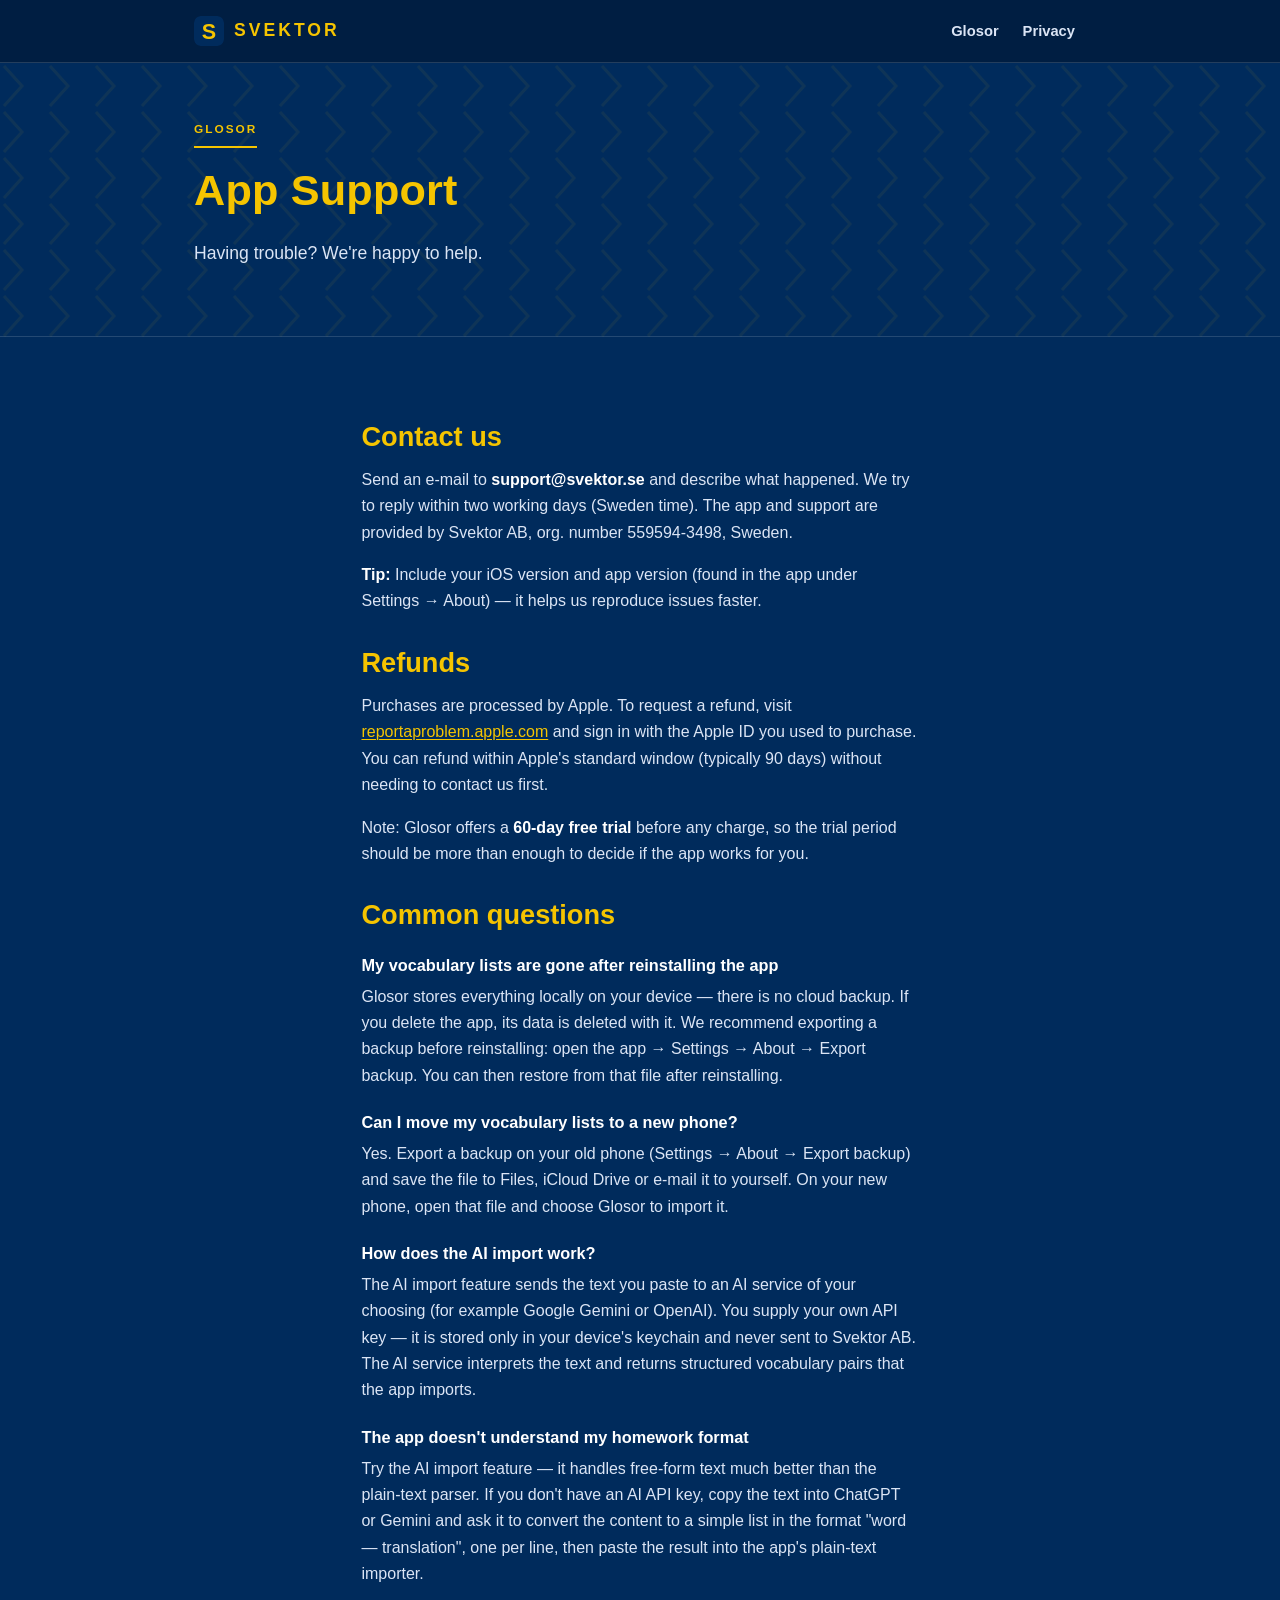
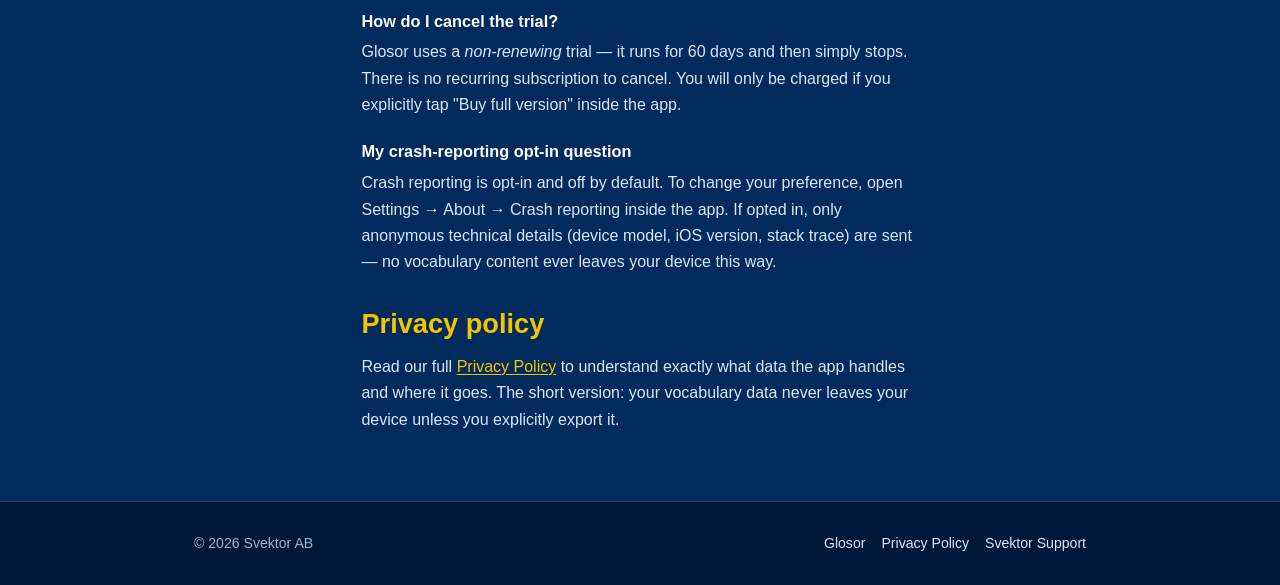
<file: glosor/support/index.html>
<!DOCTYPE html>
<html lang="en">
<head>
<meta charset="UTF-8">
<meta name="viewport" content="width=device-width, initial-scale=1">
<title>Support — Glosor · Svektor AB</title>
<meta name="description" content="Get help with Glosor — vocabulary study app by Svektor AB. Contact, refunds, and common questions.">
<link rel="canonical" href="https://svektor.se/glosor/support/">
<link rel="icon" href="/svektor-icon.svg" type="image/svg+xml">
<link rel="stylesheet" href="/assets/svektor.css">
</head>
<body>

<header class="site-header">
  <div class="wrap">
    <a class="brand" href="/glosor/" aria-label="Glosor by Svektor AB">
      <img class="brand-mark" src="/svektor-icon.svg" alt="" width="30" height="30">
      <span class="brand-name">SVEKTOR</span>
    </a>
    <nav class="site-nav" aria-label="Main menu">
      <a href="/glosor/">Glosor</a>
      <a href="/glosor/privacy/">Privacy</a>
    </nav>
  </div>
</header>

<main>
  <section class="hero" style="padding:52px 0">
    <div class="wrap">
      <span class="eyebrow">Glosor</span>
      <h1>App Support</h1>
      <p>Having trouble? We're happy to help.</p>
    </div>
  </section>

  <section>
    <div class="wrap prose">

      <h2>Contact us</h2>
      <p>
        Send an e-mail to <strong>support@svektor.se</strong> and describe what happened.
        We try to reply within two working days (Sweden time). The app and support are provided
        by Svektor AB, org. number 559594-3498, Sweden.
      </p>
      <p>
        <strong>Tip:</strong> Include your iOS version and app version (found in the app under
        Settings → About) — it helps us reproduce issues faster.
      </p>

      <h2>Refunds</h2>
      <p>
        Purchases are processed by Apple. To request a refund, visit
        <a href="https://reportaproblem.apple.com">reportaproblem.apple.com</a> and sign in
        with the Apple ID you used to purchase. You can refund within Apple's standard window
        (typically 90 days) without needing to contact us first.
      </p>
      <p>
        Note: Glosor offers a <strong>60-day free trial</strong> before any charge, so the
        trial period should be more than enough to decide if the app works for you.
      </p>

      <h2>Common questions</h2>

      <h3>My vocabulary lists are gone after reinstalling the app</h3>
      <p>
        Glosor stores everything locally on your device — there is no cloud backup.
        If you delete the app, its data is deleted with it. We recommend exporting a backup
        before reinstalling: open the app → Settings → About → Export backup.
        You can then restore from that file after reinstalling.
      </p>

      <h3>Can I move my vocabulary lists to a new phone?</h3>
      <p>
        Yes. Export a backup on your old phone (Settings → About → Export backup) and save the file
        to Files, iCloud Drive or e-mail it to yourself. On your new phone, open that file and
        choose Glosor to import it.
      </p>

      <h3>How does the AI import work?</h3>
      <p>
        The AI import feature sends the text you paste to an AI service of your choosing
        (for example Google Gemini or OpenAI). You supply your own API key — it is stored
        only in your device's keychain and never sent to Svektor AB. The AI service interprets
        the text and returns structured vocabulary pairs that the app imports.
      </p>

      <h3>The app doesn't understand my homework format</h3>
      <p>
        Try the AI import feature — it handles free-form text much better than the plain-text
        parser. If you don't have an AI API key, copy the text into ChatGPT or Gemini and ask it
        to convert the content to a simple list in the format "word — translation", one per line,
        then paste the result into the app's plain-text importer.
      </p>

      <h3>How do I cancel the trial?</h3>
      <p>
        Glosor uses a <em>non-renewing</em> trial — it runs for 60 days and then simply stops.
        There is no recurring subscription to cancel. You will only be charged if you explicitly
        tap "Buy full version" inside the app.
      </p>

      <h3>My crash-reporting opt-in question</h3>
      <p>
        Crash reporting is opt-in and off by default. To change your preference, open
        Settings → About → Crash reporting inside the app. If opted in, only anonymous
        technical details (device model, iOS version, stack trace) are sent — no vocabulary
        content ever leaves your device this way.
      </p>

      <h2>Privacy policy</h2>
      <p>
        Read our full <a href="/glosor/privacy/">Privacy Policy</a> to understand exactly what
        data the app handles and where it goes. The short version: your vocabulary data
        never leaves your device unless you explicitly export it.
      </p>

    </div>
  </section>
</main>

<footer class="site-footer">
  <div class="wrap">
    <span>© 2026 Svektor AB</span>
    <nav aria-label="Footer">
      <a href="/glosor/">Glosor</a>
      <a href="/glosor/privacy/">Privacy Policy</a>
      <a href="/en/support.html">Svektor Support</a>
    </nav>
  </div>
</footer>

</body>
</html>
</file>
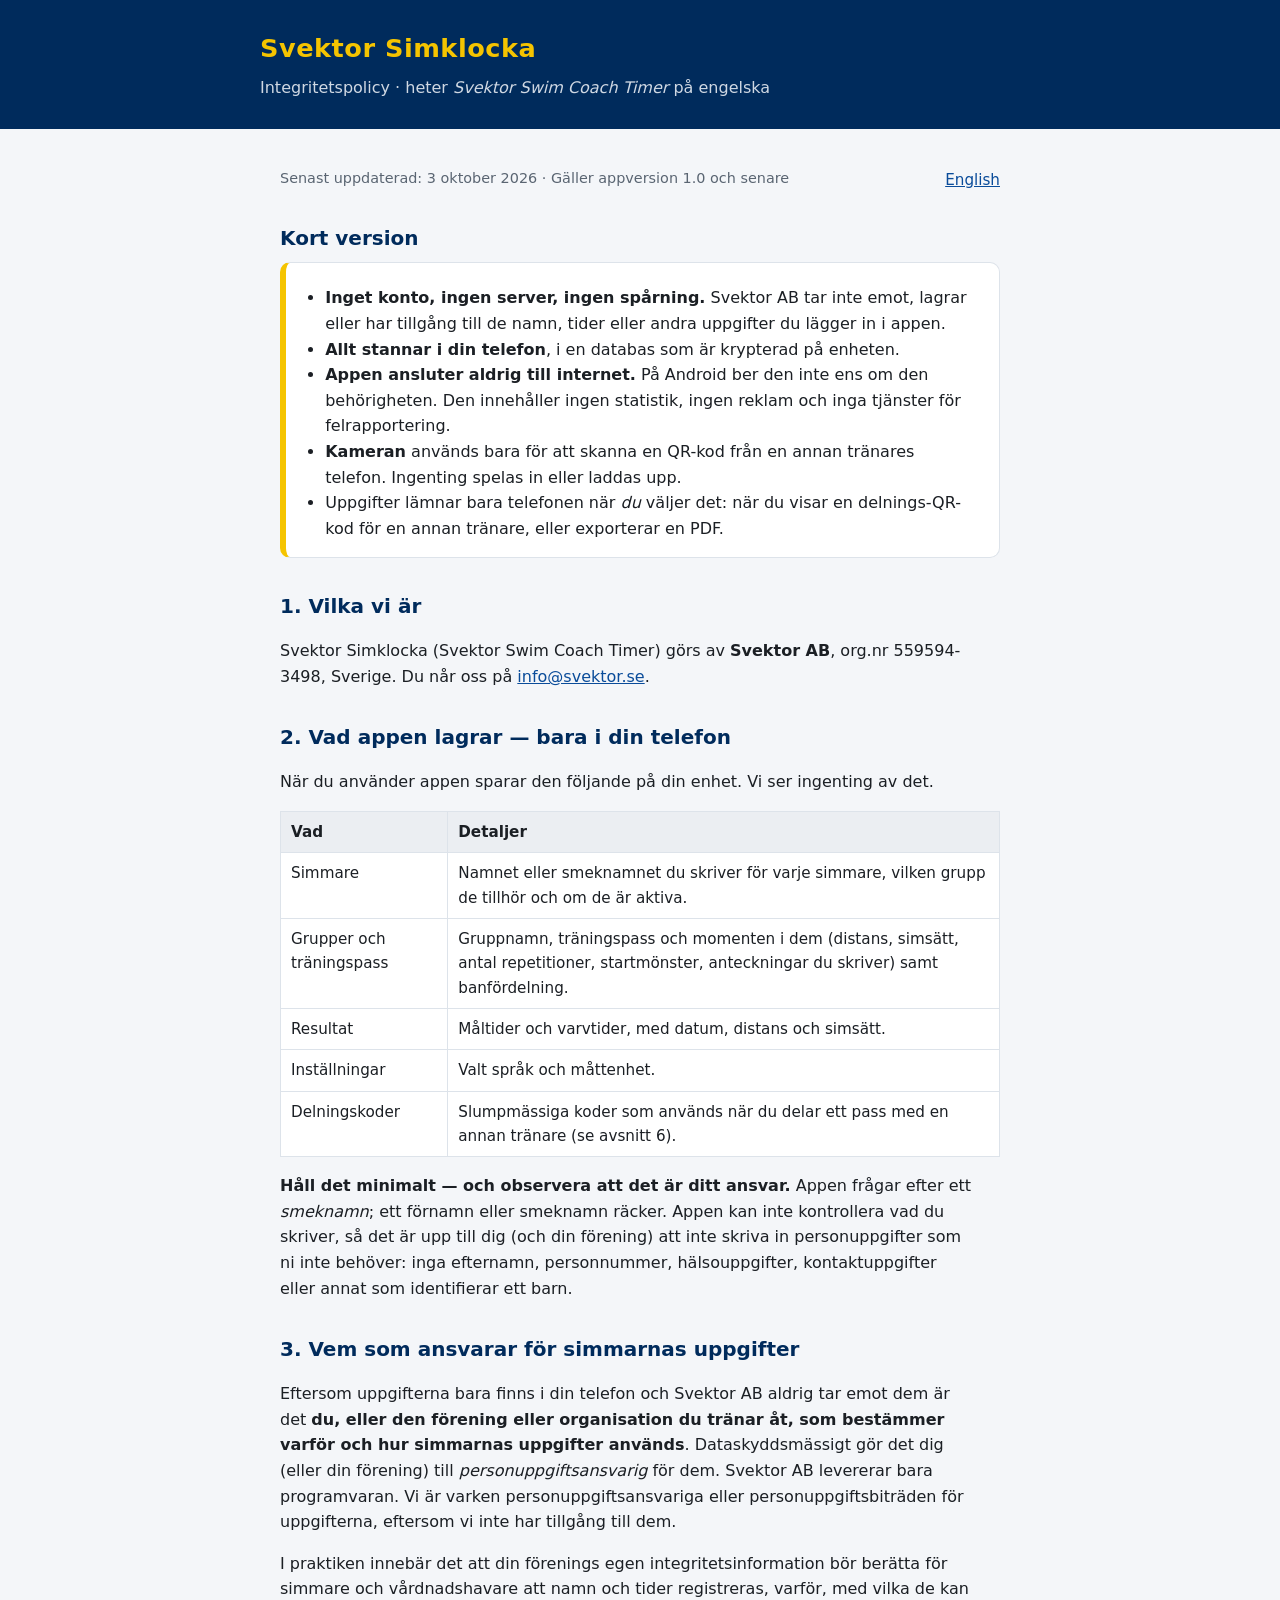
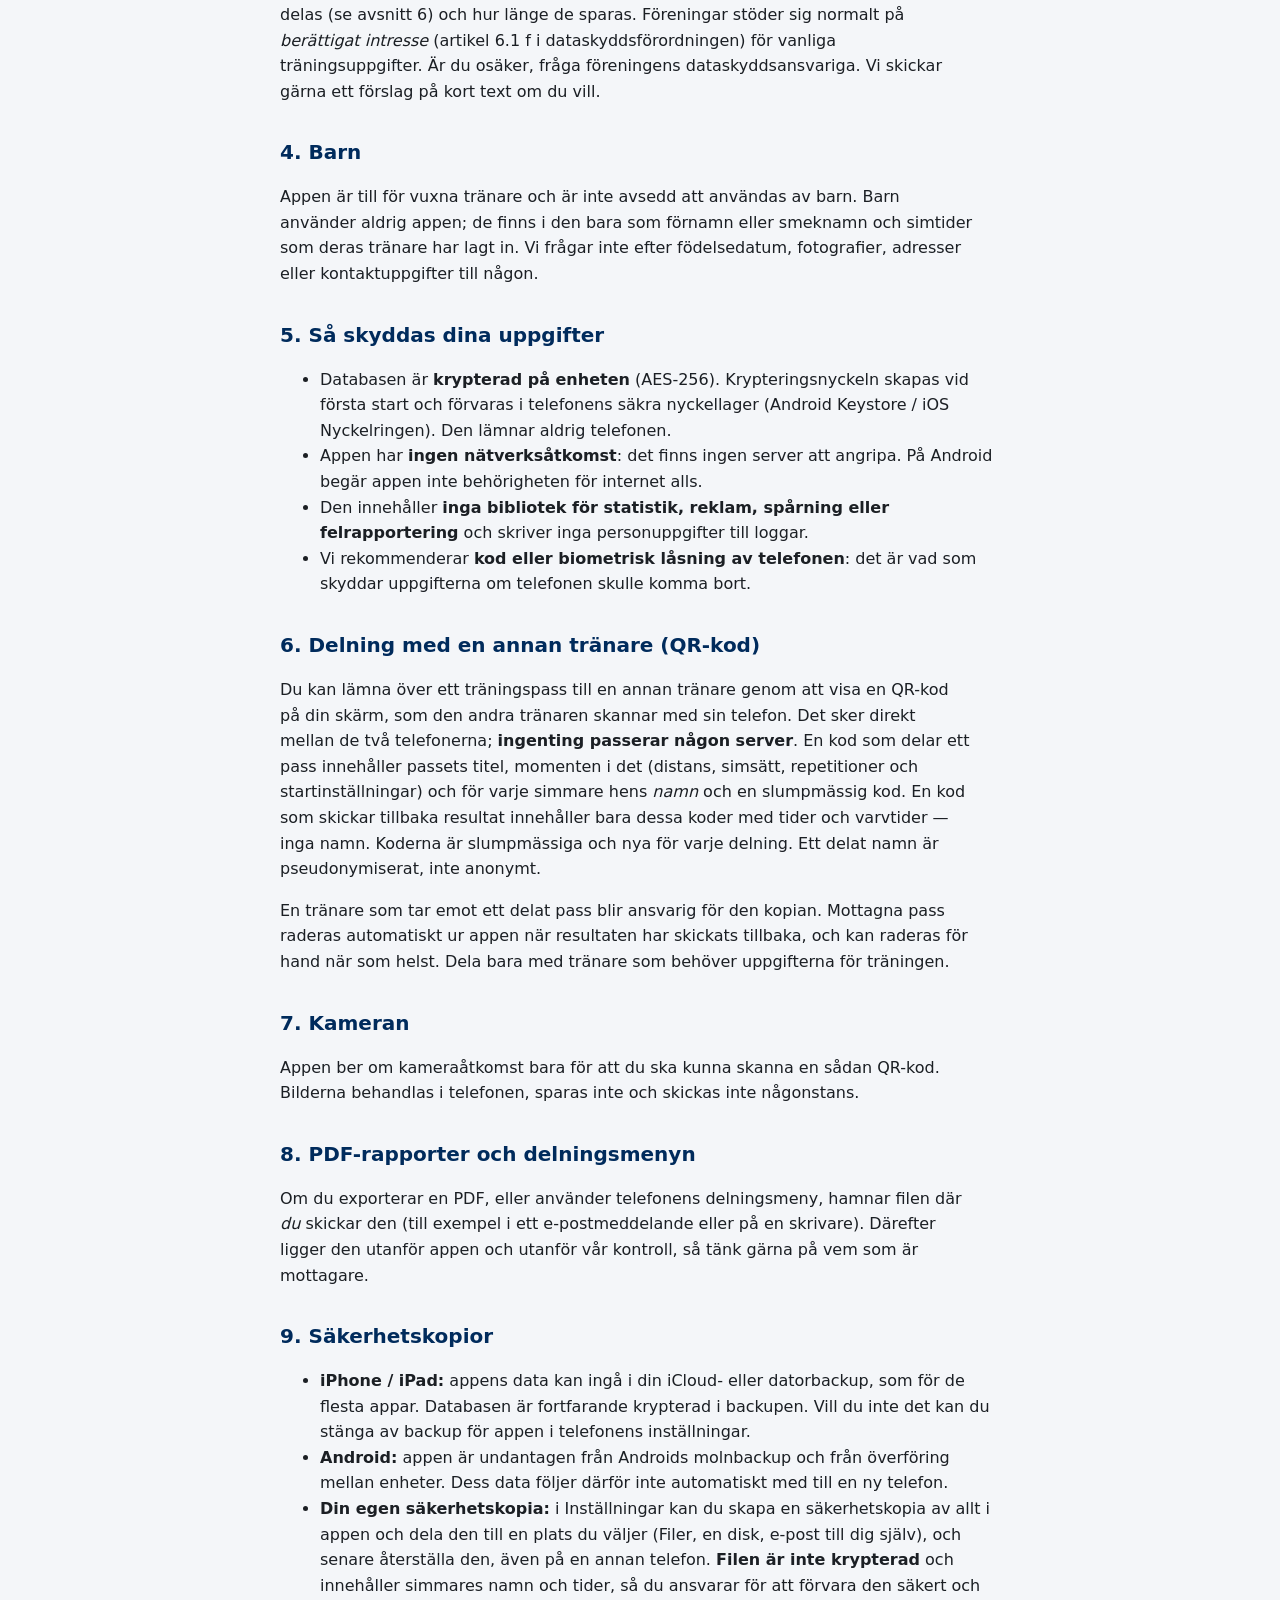
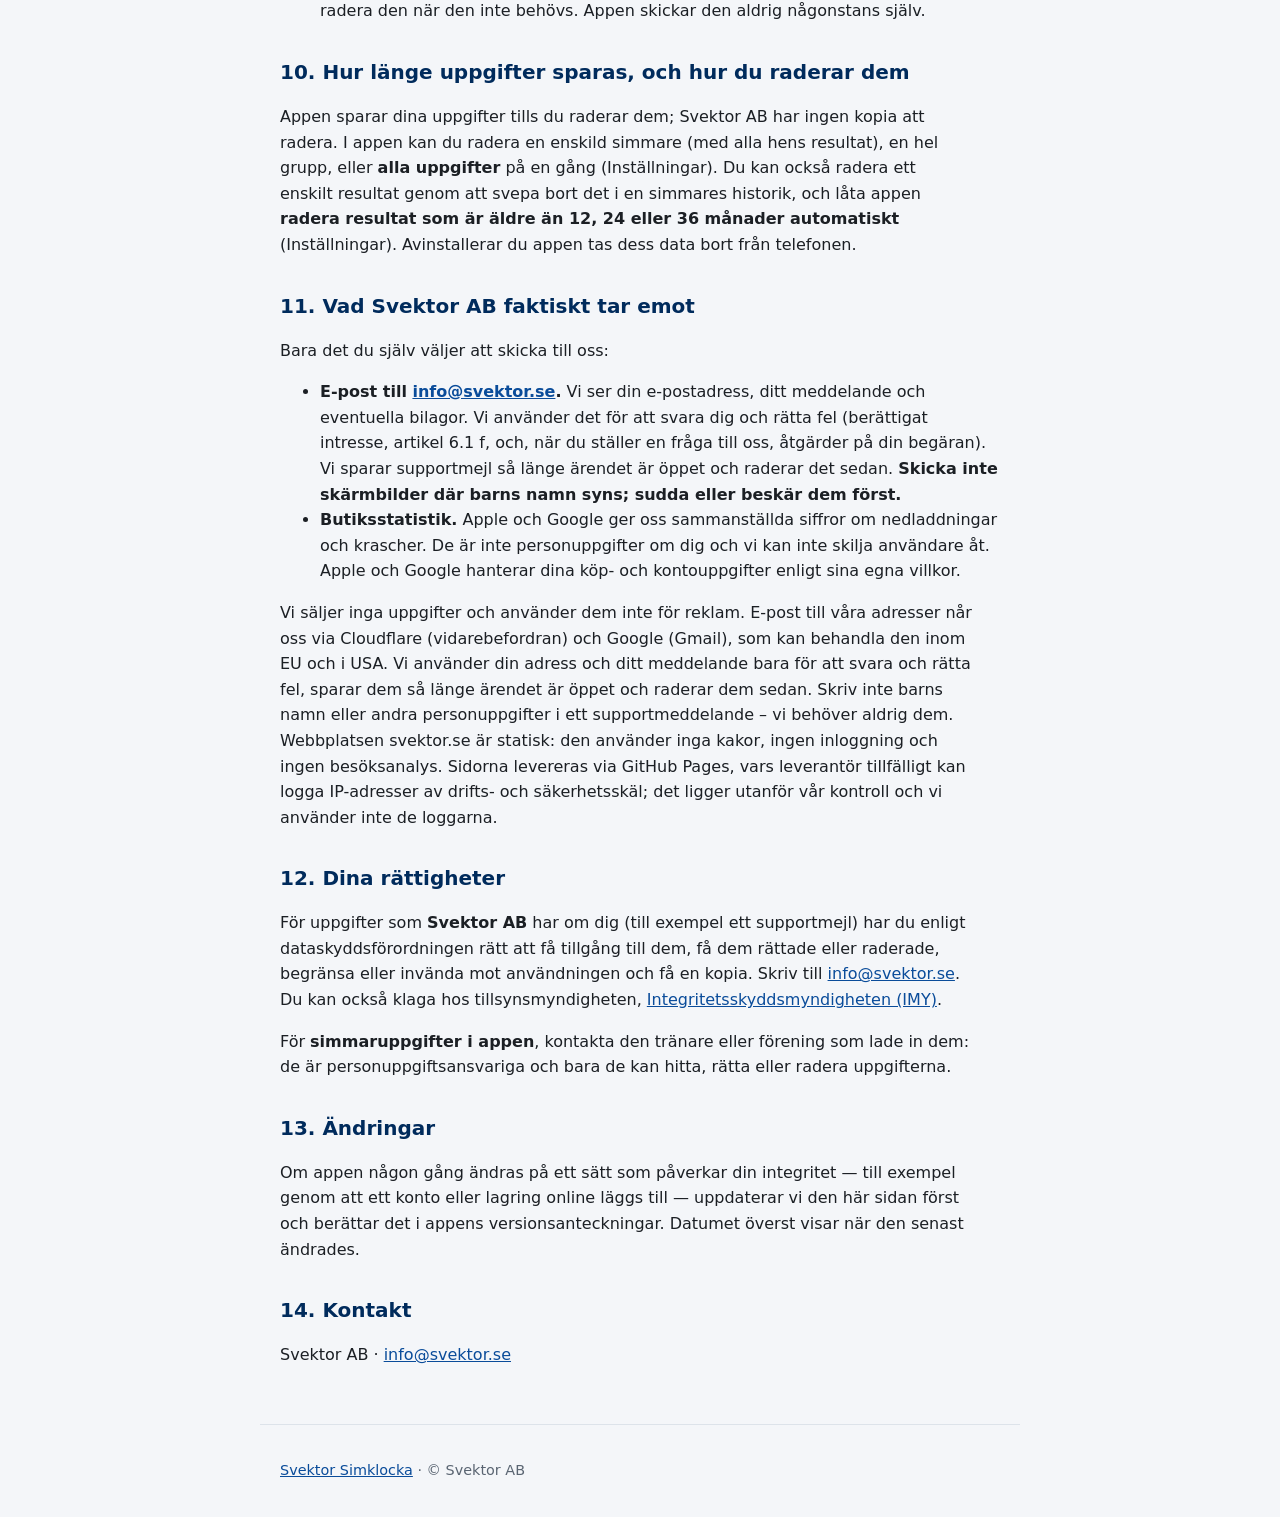
<file: simklockan/integritetspolicy/index.html>
<!doctype html>
<html lang="sv">
<head>
  <meta charset="utf-8">
  <meta name="viewport" content="width=device-width, initial-scale=1">
  <title>Integritetspolicy — Svektor Simklocka (Svektor Swim Coach Timer) · Svektor AB</title>
  <meta name="description" content="Integritetspolicy för Svektor Simklocka: inget konto, ingen server, ingen spårning. Dina simmares uppgifter stannar i din telefon.">
  <link rel="stylesheet" href="../style.css">
  <link rel="alternate" hreflang="en" href="../privacy/">
</head>
<body>
<header class="site">
  <div class="inner">
    <h1>Svektor Simklocka</h1>
    <p>Integritetspolicy · heter <em>Svektor Swim Coach Timer</em> på engelska</p>
  </div>
</header>

<main>
  <p class="lang"><a href="../privacy/" hreflang="en" lang="en">English</a></p>
  <p class="meta">Senast uppdaterad: 3 oktober 2026 · Gäller appversion 1.0 och senare</p>

  <h2>Kort version</h2>
  <div class="summary">
    <ul>
      <li><strong>Inget konto, ingen server, ingen spårning.</strong> Svektor AB tar inte emot, lagrar eller har tillgång till de namn, tider eller andra uppgifter du lägger in i appen.</li>
      <li><strong>Allt stannar i din telefon</strong>, i en databas som är krypterad på enheten.</li>
      <li><strong>Appen ansluter aldrig till internet.</strong> På Android ber den inte ens om den behörigheten. Den innehåller ingen statistik, ingen reklam och inga tjänster för felrapportering.</li>
      <li><strong>Kameran</strong> används bara för att skanna en QR-kod från en annan tränares telefon. Ingenting spelas in eller laddas upp.</li>
      <li>Uppgifter lämnar bara telefonen när <em>du</em> väljer det: när du visar en delnings-QR-kod för en annan tränare, eller exporterar en PDF.</li>
    </ul>
  </div>

  <h2>1. Vilka vi är</h2>
  <p>Svektor Simklocka (Svektor Swim Coach Timer) görs av <strong>Svektor AB</strong>, org.nr 559594-3498, Sverige. Du når oss på <a href="mailto:info@svektor.se">info@svektor.se</a>.</p>

  <h2>2. Vad appen lagrar — bara i din telefon</h2>
  <p>När du använder appen sparar den följande på din enhet. Vi ser ingenting av det.</p>
  <table>
    <thead><tr><th>Vad</th><th>Detaljer</th></tr></thead>
    <tbody>
      <tr><td>Simmare</td><td>Namnet eller smeknamnet du skriver för varje simmare, vilken grupp de tillhör och om de är aktiva.</td></tr>
      <tr><td>Grupper och träningspass</td><td>Gruppnamn, träningspass och momenten i dem (distans, simsätt, antal repetitioner, startmönster, anteckningar du skriver) samt banfördelning.</td></tr>
      <tr><td>Resultat</td><td>Måltider och varvtider, med datum, distans och simsätt.</td></tr>
      <tr><td>Inställningar</td><td>Valt språk och måttenhet.</td></tr>
      <tr><td>Delningskoder</td><td>Slumpmässiga koder som används när du delar ett pass med en annan tränare (se avsnitt 6).</td></tr>
    </tbody>
  </table>
  <p><strong>Håll det minimalt — och observera att det är ditt ansvar.</strong> Appen frågar efter ett <em>smeknamn</em>; ett förnamn eller smeknamn räcker. Appen kan inte kontrollera vad du skriver, så det är upp till dig (och din förening) att inte skriva in personuppgifter som ni inte behöver: inga efternamn, personnummer, hälsouppgifter, kontaktuppgifter eller annat som identifierar ett barn.</p>

  <h2>3. Vem som ansvarar för simmarnas uppgifter</h2>
  <p>Eftersom uppgifterna bara finns i din telefon och Svektor AB aldrig tar emot dem är det <strong>du, eller den förening eller organisation du tränar åt, som bestämmer varför och hur simmarnas uppgifter används</strong>. Dataskyddsmässigt gör det dig (eller din förening) till <em>personuppgiftsansvarig</em> för dem. Svektor AB levererar bara programvaran. Vi är varken personuppgiftsansvariga eller personuppgiftsbiträden för uppgifterna, eftersom vi inte har tillgång till dem.</p>
  <p>I praktiken innebär det att din förenings egen integritetsinformation bör berätta för simmare och vårdnadshavare att namn och tider registreras, varför, med vilka de kan delas (se avsnitt 6) och hur länge de sparas. Föreningar stöder sig normalt på <em>berättigat intresse</em> (artikel 6.1 f i dataskyddsförordningen) för vanliga träningsuppgifter. Är du osäker, fråga föreningens dataskyddsansvariga. Vi skickar gärna ett förslag på kort text om du vill.</p>

  <h2>4. Barn</h2>
  <p>Appen är till för vuxna tränare och är inte avsedd att användas av barn. Barn använder aldrig appen; de finns i den bara som förnamn eller smeknamn och simtider som deras tränare har lagt in. Vi frågar inte efter födelsedatum, fotografier, adresser eller kontaktuppgifter till någon.</p>

  <h2>5. Så skyddas dina uppgifter</h2>
  <ul>
    <li>Databasen är <strong>krypterad på enheten</strong> (AES-256). Krypteringsnyckeln skapas vid första start och förvaras i telefonens säkra nyckellager (Android Keystore / iOS Nyckelringen). Den lämnar aldrig telefonen.</li>
    <li>Appen har <strong>ingen nätverksåtkomst</strong>: det finns ingen server att angripa. På Android begär appen inte behörigheten för internet alls.</li>
    <li>Den innehåller <strong>inga bibliotek för statistik, reklam, spårning eller felrapportering</strong> och skriver inga personuppgifter till loggar.</li>
    <li>Vi rekommenderar <strong>kod eller biometrisk låsning av telefonen</strong>: det är vad som skyddar uppgifterna om telefonen skulle komma bort.</li>
  </ul>

  <h2>6. Delning med en annan tränare (QR-kod)</h2>
  <p>Du kan lämna över ett träningspass till en annan tränare genom att visa en QR-kod på din skärm, som den andra tränaren skannar med sin telefon. Det sker direkt mellan de två telefonerna; <strong>ingenting passerar någon server</strong>. En kod som delar ett pass innehåller passets titel, momenten i det (distans, simsätt, repetitioner och startinställningar) och för varje simmare hens <em>namn</em> och en slumpmässig kod. En kod som skickar tillbaka resultat innehåller bara dessa koder med tider och varvtider — inga namn. Koderna är slumpmässiga och nya för varje delning. Ett delat namn är pseudonymiserat, inte anonymt.</p>
  <p>En tränare som tar emot ett delat pass blir ansvarig för den kopian. Mottagna pass raderas automatiskt ur appen när resultaten har skickats tillbaka, och kan raderas för hand när som helst. Dela bara med tränare som behöver uppgifterna för träningen.</p>

  <h2>7. Kameran</h2>
  <p>Appen ber om kameraåtkomst bara för att du ska kunna skanna en sådan QR-kod. Bilderna behandlas i telefonen, sparas inte och skickas inte någonstans.</p>

  <h2>8. PDF-rapporter och delningsmenyn</h2>
  <p>Om du exporterar en PDF, eller använder telefonens delningsmeny, hamnar filen där <em>du</em> skickar den (till exempel i ett e-postmeddelande eller på en skrivare). Därefter ligger den utanför appen och utanför vår kontroll, så tänk gärna på vem som är mottagare.</p>

  <h2>9. Säkerhetskopior</h2>
  <ul>
    <li><strong>iPhone / iPad:</strong> appens data kan ingå i din iCloud- eller datorbackup, som för de flesta appar. Databasen är fortfarande krypterad i backupen. Vill du inte det kan du stänga av backup för appen i telefonens inställningar.</li>
    <li><strong>Android:</strong> appen är undantagen från Androids molnbackup och från överföring mellan enheter. Dess data följer därför inte automatiskt med till en ny telefon.</li>
    <li><strong>Din egen säkerhetskopia:</strong> i Inställningar kan du skapa en säkerhetskopia av allt i appen och dela den till en plats du väljer (Filer, en disk, e-post till dig själv), och senare återställa den, även på en annan telefon. <strong>Filen är inte krypterad</strong> och innehåller simmares namn och tider, så du ansvarar för att förvara den säkert och radera den när den inte behövs. Appen skickar den aldrig någonstans själv.</li>
  </ul>

  <h2>10. Hur länge uppgifter sparas, och hur du raderar dem</h2>
  <p>Appen sparar dina uppgifter tills du raderar dem; Svektor AB har ingen kopia att radera. I appen kan du radera en enskild simmare (med alla hens resultat), en hel grupp, eller <strong>alla uppgifter</strong> på en gång (Inställningar). Du kan också radera ett enskilt resultat genom att svepa bort det i en simmares historik, och låta appen <strong>radera resultat som är äldre än 12, 24 eller 36 månader automatiskt</strong> (Inställningar). Avinstallerar du appen tas dess data bort från telefonen.</p>

  <h2>11. Vad Svektor AB faktiskt tar emot</h2>
  <p>Bara det du själv väljer att skicka till oss:</p>
  <ul>
    <li><strong>E-post till <a href="mailto:info@svektor.se">info@svektor.se</a>.</strong> Vi ser din e-postadress, ditt meddelande och eventuella bilagor. Vi använder det för att svara dig och rätta fel (berättigat intresse, artikel 6.1 f, och, när du ställer en fråga till oss, åtgärder på din begäran). Vi sparar supportmejl så länge ärendet är öppet och raderar det sedan. <strong>Skicka inte skärmbilder där barns namn syns; sudda eller beskär dem först.</strong></li>
    <li><strong>Butiksstatistik.</strong> Apple och Google ger oss sammanställda siffror om nedladdningar och krascher. De är inte personuppgifter om dig och vi kan inte skilja användare åt. Apple och Google hanterar dina köp- och kontouppgifter enligt sina egna villkor.</li>
  </ul>
  <p>Vi säljer inga uppgifter och använder dem inte för reklam. E-post till våra adresser når oss via Cloudflare (vidarebefordran) och Google (Gmail), som kan behandla den inom EU och i USA. Vi använder din adress och ditt meddelande bara för att svara och rätta fel, sparar dem så länge ärendet är öppet och raderar dem sedan. Skriv inte barns namn eller andra personuppgifter i ett supportmeddelande – vi behöver aldrig dem. Webbplatsen svektor.se är statisk: den använder inga kakor, ingen inloggning och ingen besöksanalys. Sidorna levereras via GitHub Pages, vars leverantör tillfälligt kan logga IP-adresser av drifts- och säkerhetsskäl; det ligger utanför vår kontroll och vi använder inte de loggarna.</p>

  <h2>12. Dina rättigheter</h2>
  <p>För uppgifter som <strong>Svektor AB</strong> har om dig (till exempel ett supportmejl) har du enligt dataskyddsförordningen rätt att få tillgång till dem, få dem rättade eller raderade, begränsa eller invända mot användningen och få en kopia. Skriv till <a href="mailto:info@svektor.se">info@svektor.se</a>. Du kan också klaga hos tillsynsmyndigheten, <a href="https://www.imy.se/">Integritetsskyddsmyndigheten (IMY)</a>.</p>
  <p>För <strong>simmaruppgifter i appen</strong>, kontakta den tränare eller förening som lade in dem: de är personuppgiftsansvariga och bara de kan hitta, rätta eller radera uppgifterna.</p>

  <h2>13. Ändringar</h2>
  <p>Om appen någon gång ändras på ett sätt som påverkar din integritet — till exempel genom att ett konto eller lagring online läggs till — uppdaterar vi den här sidan först och berättar det i appens versionsanteckningar. Datumet överst visar när den senast ändrades.</p>

  <h2>14. Kontakt</h2>
  <p>Svektor AB · <a href="mailto:info@svektor.se">info@svektor.se</a></p>
</main>

<footer class="site">
  <p><a href="../">Svektor Simklocka</a> · © Svektor AB</p>
</footer>
</body>
</html>
</file>
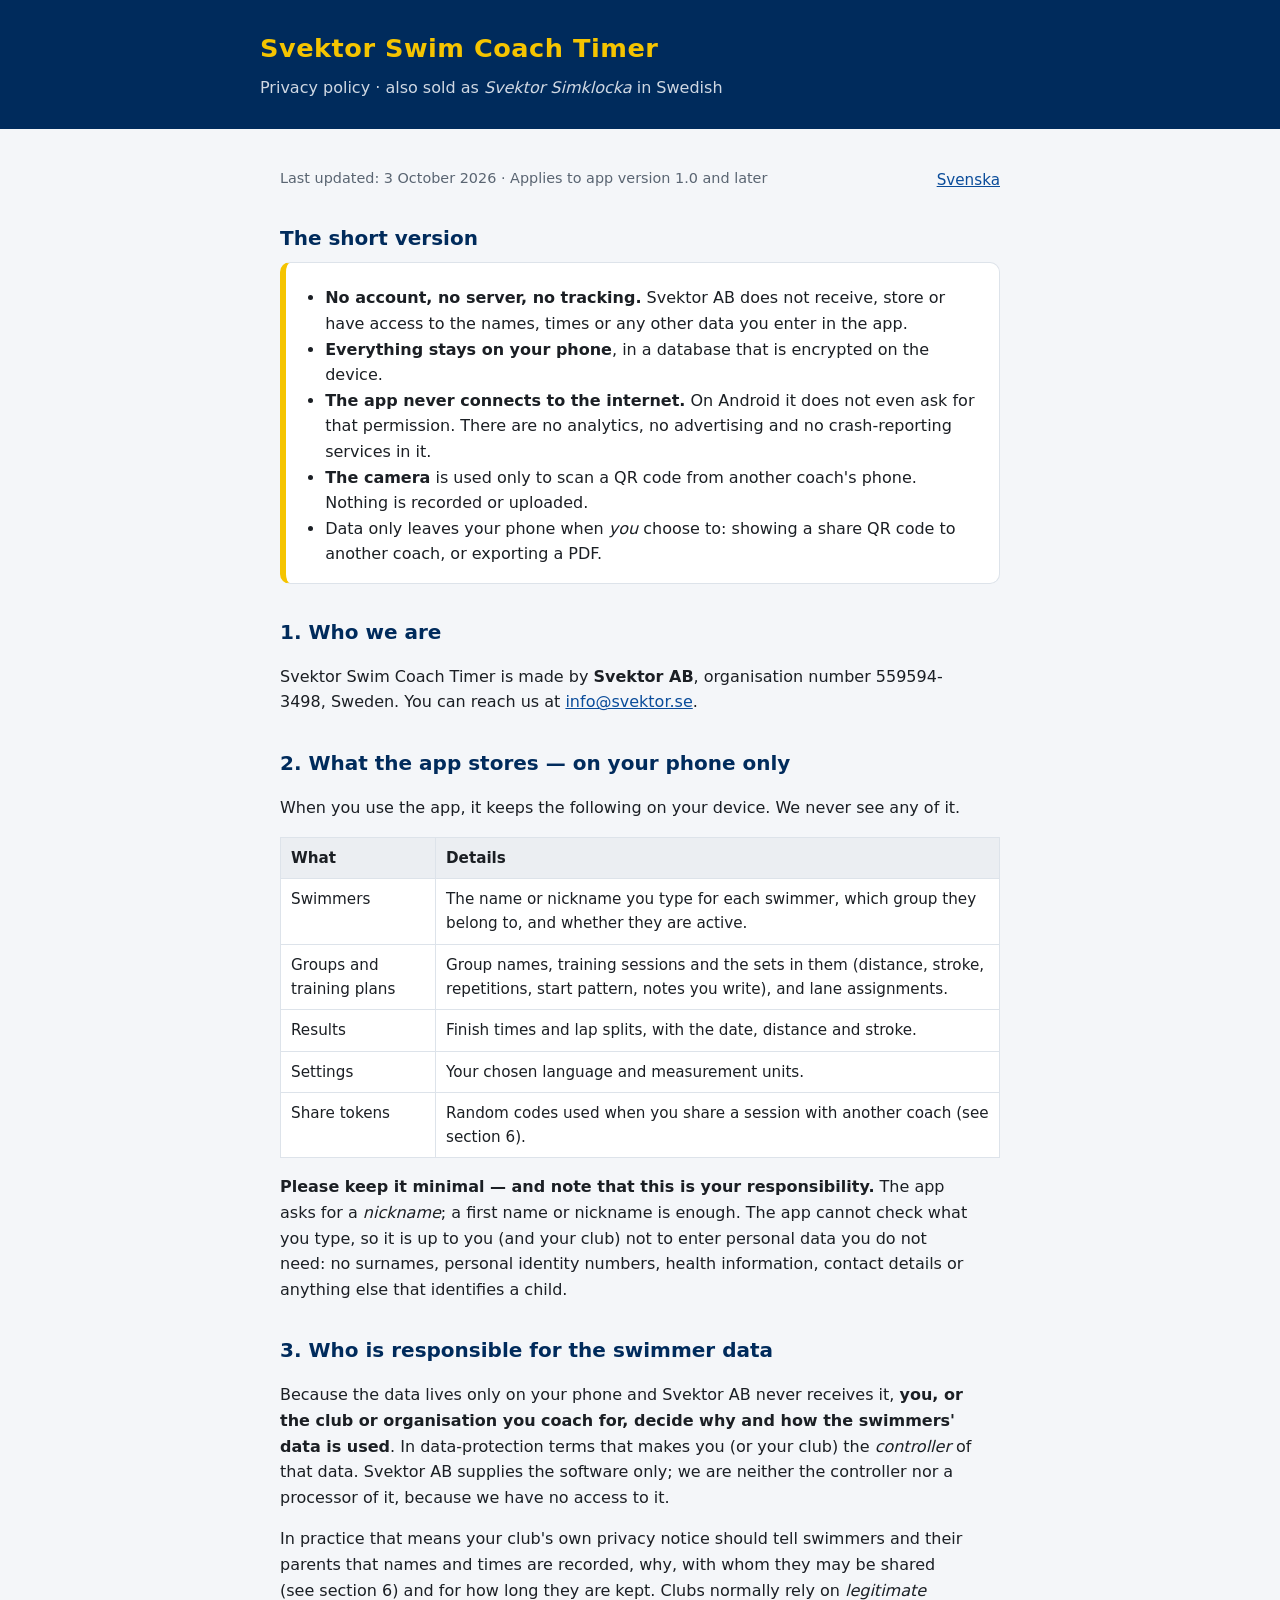
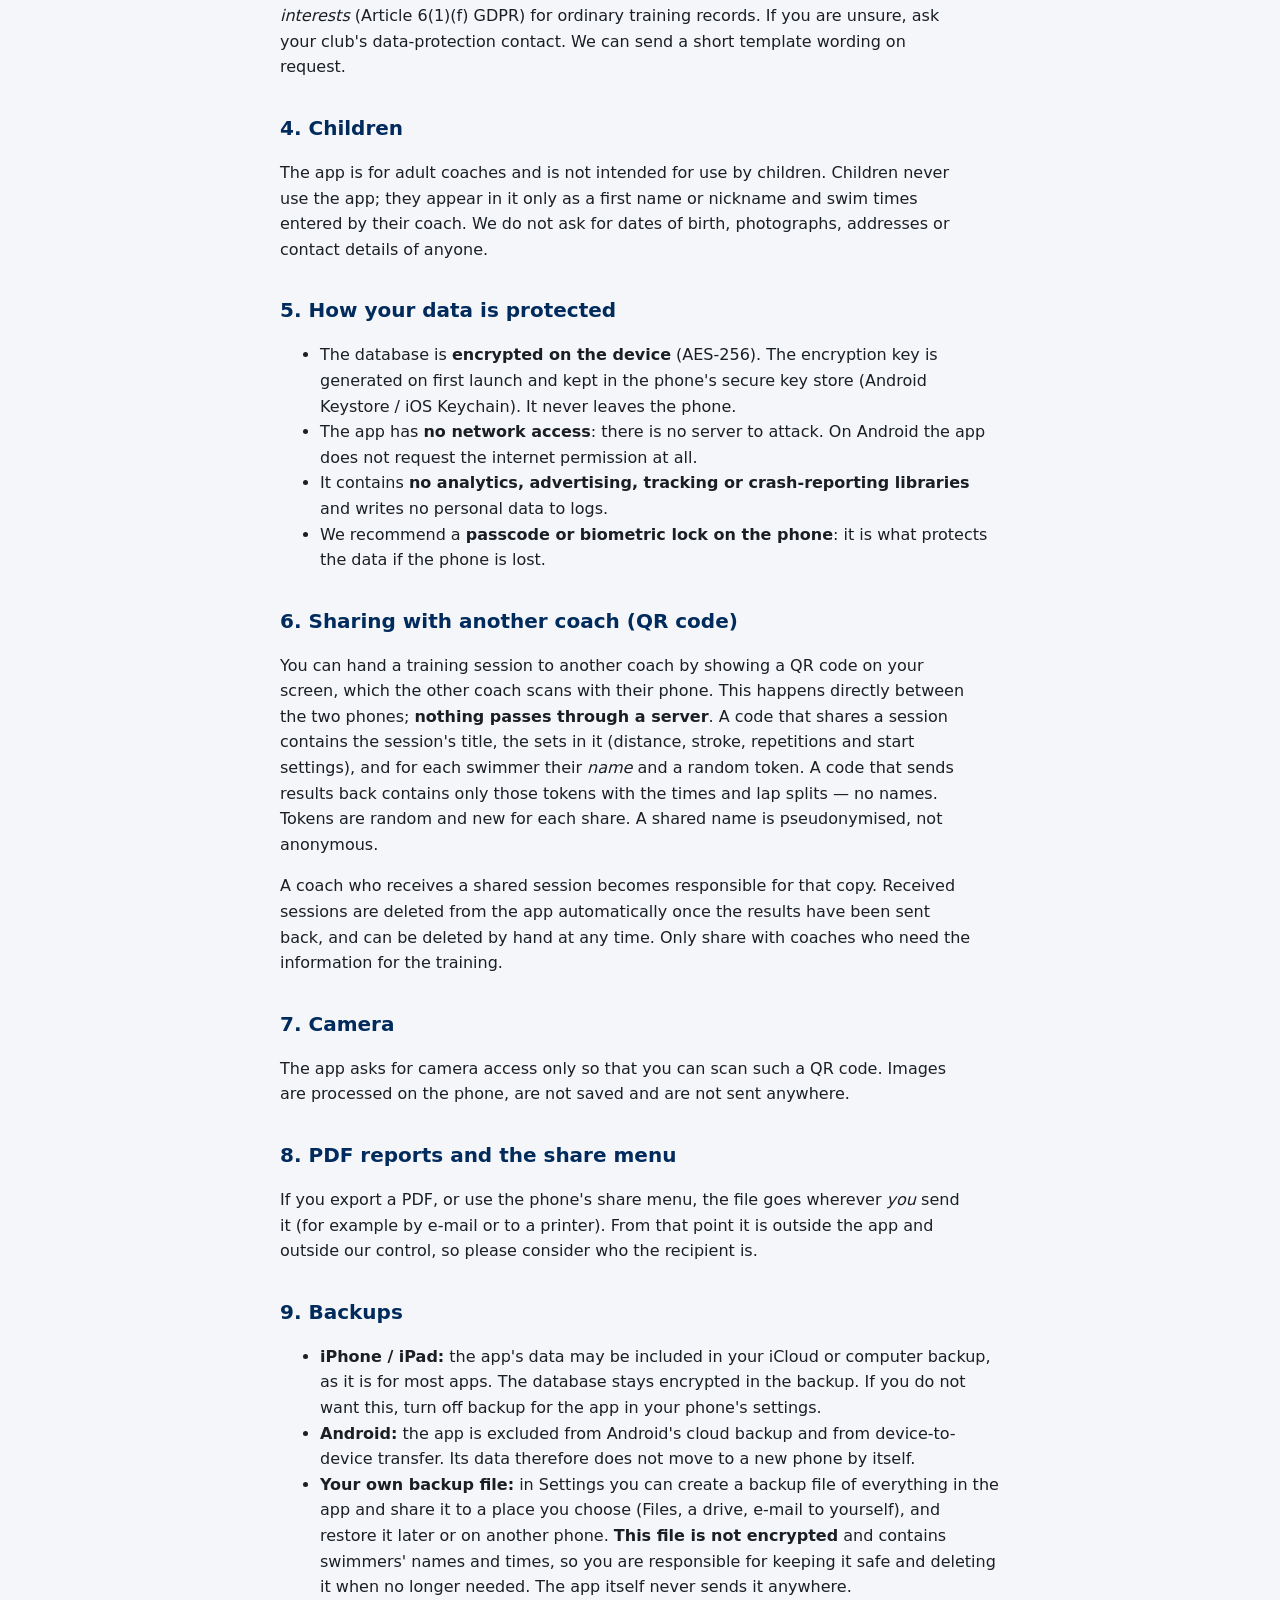
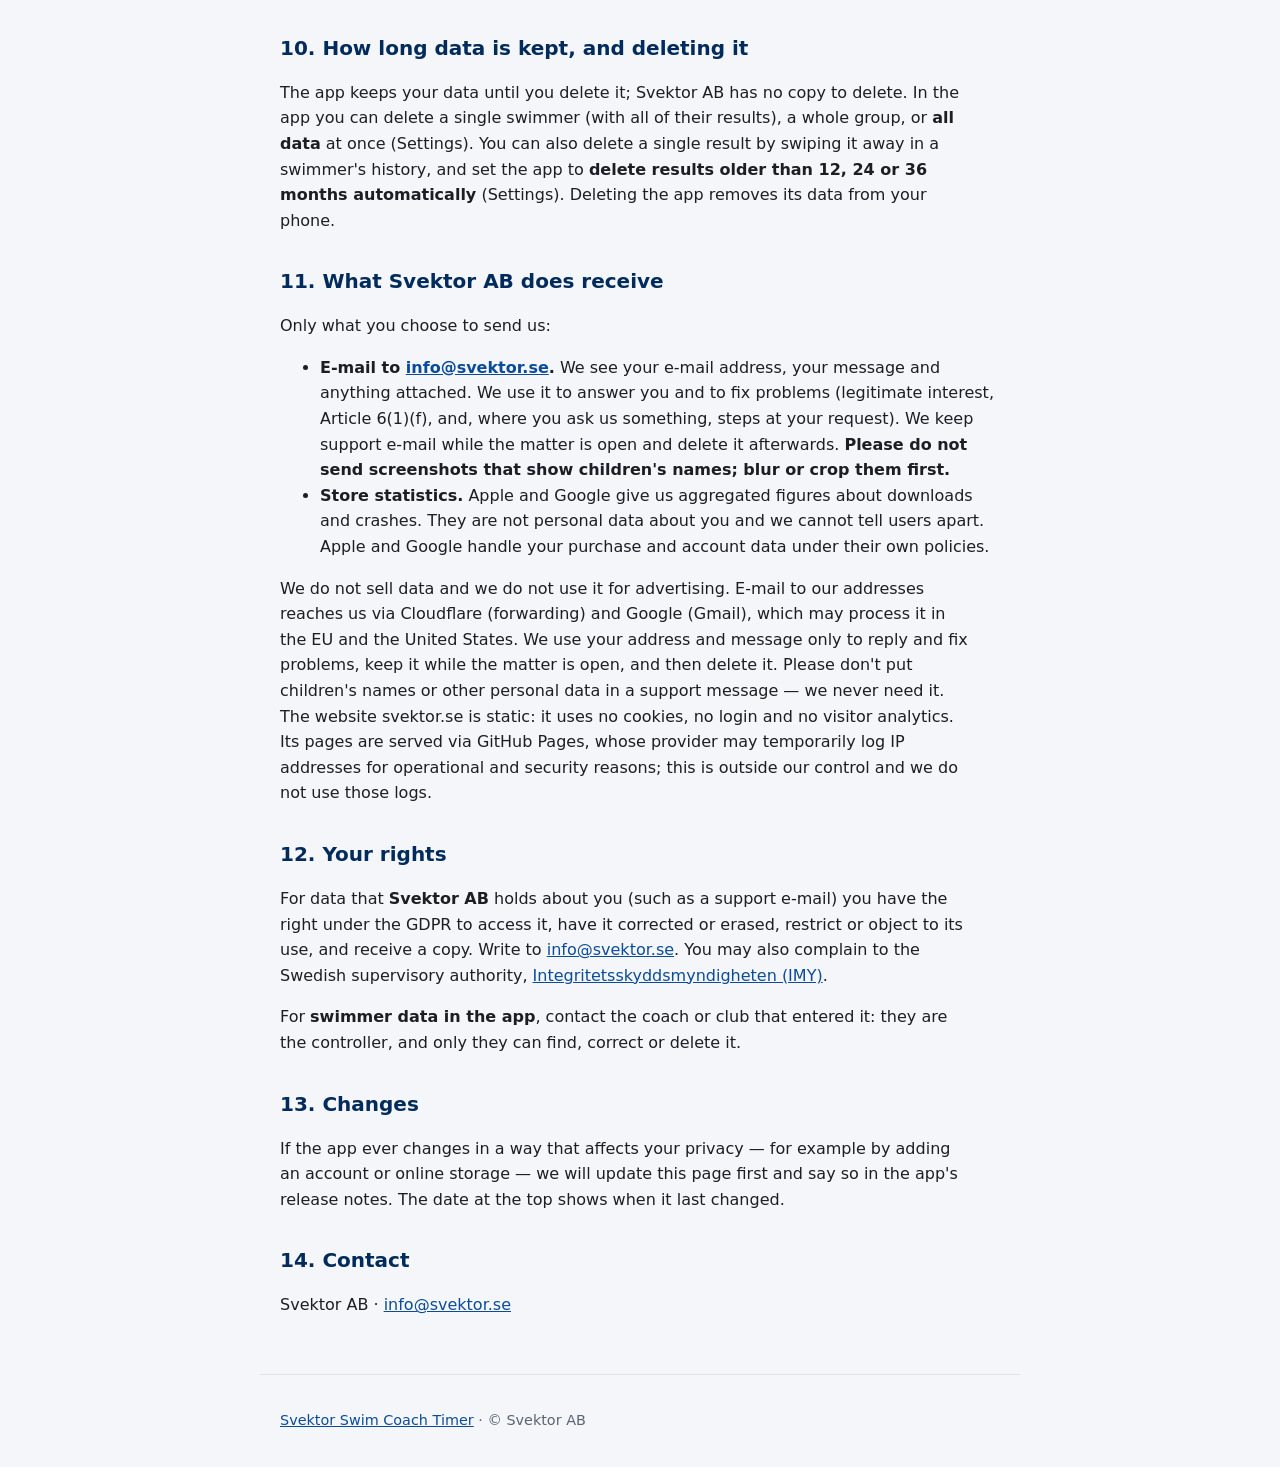
<file: simklockan/privacy/index.html>
<!doctype html>
<html lang="en">
<head>
  <meta charset="utf-8">
  <meta name="viewport" content="width=device-width, initial-scale=1">
  <title>Privacy policy — Svektor Swim Coach Timer (Svektor Simklocka) · Svektor AB</title>
  <meta name="description" content="Privacy policy for Svektor Swim Coach Timer: no account, no server, no tracking. Your swimmers' data stays on your phone.">
  <link rel="stylesheet" href="../style.css">
  <link rel="alternate" hreflang="sv" href="../integritetspolicy/">
</head>
<body>
<header class="site">
  <div class="inner">
    <h1>Svektor Swim Coach Timer</h1>
    <p>Privacy policy · also sold as <em>Svektor Simklocka</em> in Swedish</p>
  </div>
</header>

<main>
  <p class="lang"><a href="../integritetspolicy/" hreflang="sv" lang="sv">Svenska</a></p>
  <p class="meta">Last updated: 3 October 2026 · Applies to app version 1.0 and later</p>

  <h2>The short version</h2>
  <div class="summary">
    <ul>
      <li><strong>No account, no server, no tracking.</strong> Svektor AB does not receive, store or have access to the names, times or any other data you enter in the app.</li>
      <li><strong>Everything stays on your phone</strong>, in a database that is encrypted on the device.</li>
      <li><strong>The app never connects to the internet.</strong> On Android it does not even ask for that permission. There are no analytics, no advertising and no crash-reporting services in it.</li>
      <li><strong>The camera</strong> is used only to scan a QR code from another coach's phone. Nothing is recorded or uploaded.</li>
      <li>Data only leaves your phone when <em>you</em> choose to: showing a share QR code to another coach, or exporting a PDF.</li>
    </ul>
  </div>

  <h2>1. Who we are</h2>
  <p>Svektor Swim Coach Timer is made by <strong>Svektor AB</strong>, organisation number 559594-3498, Sweden. You can reach us at <a href="mailto:info@svektor.se">info@svektor.se</a>.</p>

  <h2>2. What the app stores — on your phone only</h2>
  <p>When you use the app, it keeps the following on your device. We never see any of it.</p>
  <table>
    <thead><tr><th>What</th><th>Details</th></tr></thead>
    <tbody>
      <tr><td>Swimmers</td><td>The name or nickname you type for each swimmer, which group they belong to, and whether they are active.</td></tr>
      <tr><td>Groups and training plans</td><td>Group names, training sessions and the sets in them (distance, stroke, repetitions, start pattern, notes you write), and lane assignments.</td></tr>
      <tr><td>Results</td><td>Finish times and lap splits, with the date, distance and stroke.</td></tr>
      <tr><td>Settings</td><td>Your chosen language and measurement units.</td></tr>
      <tr><td>Share tokens</td><td>Random codes used when you share a session with another coach (see section 6).</td></tr>
    </tbody>
  </table>
  <p><strong>Please keep it minimal — and note that this is your responsibility.</strong> The app asks for a <em>nickname</em>; a first name or nickname is enough. The app cannot check what you type, so it is up to you (and your club) not to enter personal data you do not need: no surnames, personal identity numbers, health information, contact details or anything else that identifies a child.</p>

  <h2>3. Who is responsible for the swimmer data</h2>
  <p>Because the data lives only on your phone and Svektor AB never receives it, <strong>you, or the club or organisation you coach for, decide why and how the swimmers' data is used</strong>. In data-protection terms that makes you (or your club) the <em>controller</em> of that data. Svektor AB supplies the software only; we are neither the controller nor a processor of it, because we have no access to it.</p>
  <p>In practice that means your club's own privacy notice should tell swimmers and their parents that names and times are recorded, why, with whom they may be shared (see section 6) and for how long they are kept. Clubs normally rely on <em>legitimate interests</em> (Article 6(1)(f) GDPR) for ordinary training records. If you are unsure, ask your club's data-protection contact. We can send a short template wording on request.</p>

  <h2>4. Children</h2>
  <p>The app is for adult coaches and is not intended for use by children. Children never use the app; they appear in it only as a first name or nickname and swim times entered by their coach. We do not ask for dates of birth, photographs, addresses or contact details of anyone.</p>

  <h2>5. How your data is protected</h2>
  <ul>
    <li>The database is <strong>encrypted on the device</strong> (AES-256). The encryption key is generated on first launch and kept in the phone's secure key store (Android Keystore / iOS Keychain). It never leaves the phone.</li>
    <li>The app has <strong>no network access</strong>: there is no server to attack. On Android the app does not request the internet permission at all.</li>
    <li>It contains <strong>no analytics, advertising, tracking or crash-reporting libraries</strong> and writes no personal data to logs.</li>
    <li>We recommend a <strong>passcode or biometric lock on the phone</strong>: it is what protects the data if the phone is lost.</li>
  </ul>

  <h2>6. Sharing with another coach (QR code)</h2>
  <p>You can hand a training session to another coach by showing a QR code on your screen, which the other coach scans with their phone. This happens directly between the two phones; <strong>nothing passes through a server</strong>. A code that shares a session contains the session's title, the sets in it (distance, stroke, repetitions and start settings), and for each swimmer their <em>name</em> and a random token. A code that sends results back contains only those tokens with the times and lap splits — no names. Tokens are random and new for each share. A shared name is pseudonymised, not anonymous.</p>
  <p>A coach who receives a shared session becomes responsible for that copy. Received sessions are deleted from the app automatically once the results have been sent back, and can be deleted by hand at any time. Only share with coaches who need the information for the training.</p>

  <h2>7. Camera</h2>
  <p>The app asks for camera access only so that you can scan such a QR code. Images are processed on the phone, are not saved and are not sent anywhere.</p>

  <h2>8. PDF reports and the share menu</h2>
  <p>If you export a PDF, or use the phone's share menu, the file goes wherever <em>you</em> send it (for example by e-mail or to a printer). From that point it is outside the app and outside our control, so please consider who the recipient is.</p>

  <h2>9. Backups</h2>
  <ul>
    <li><strong>iPhone / iPad:</strong> the app's data may be included in your iCloud or computer backup, as it is for most apps. The database stays encrypted in the backup. If you do not want this, turn off backup for the app in your phone's settings.</li>
    <li><strong>Android:</strong> the app is excluded from Android's cloud backup and from device-to-device transfer. Its data therefore does not move to a new phone by itself.</li>
    <li><strong>Your own backup file:</strong> in Settings you can create a backup file of everything in the app and share it to a place you choose (Files, a drive, e-mail to yourself), and restore it later or on another phone. <strong>This file is not encrypted</strong> and contains swimmers' names and times, so you are responsible for keeping it safe and deleting it when no longer needed. The app itself never sends it anywhere.</li>
  </ul>

  <h2>10. How long data is kept, and deleting it</h2>
  <p>The app keeps your data until you delete it; Svektor AB has no copy to delete. In the app you can delete a single swimmer (with all of their results), a whole group, or <strong>all data</strong> at once (Settings). You can also delete a single result by swiping it away in a swimmer's history, and set the app to <strong>delete results older than 12, 24 or 36 months automatically</strong> (Settings). Deleting the app removes its data from your phone.</p>

  <h2>11. What Svektor AB does receive</h2>
  <p>Only what you choose to send us:</p>
  <ul>
    <li><strong>E-mail to <a href="mailto:info@svektor.se">info@svektor.se</a>.</strong> We see your e-mail address, your message and anything attached. We use it to answer you and to fix problems (legitimate interest, Article 6(1)(f), and, where you ask us something, steps at your request). We keep support e-mail while the matter is open and delete it afterwards. <strong>Please do not send screenshots that show children's names; blur or crop them first.</strong></li>
    <li><strong>Store statistics.</strong> Apple and Google give us aggregated figures about downloads and crashes. They are not personal data about you and we cannot tell users apart. Apple and Google handle your purchase and account data under their own policies.</li>
  </ul>
  <p>We do not sell data and we do not use it for advertising. E-mail to our addresses reaches us via Cloudflare (forwarding) and Google (Gmail), which may process it in the EU and the United States. We use your address and message only to reply and fix problems, keep it while the matter is open, and then delete it. Please don't put children's names or other personal data in a support message — we never need it. The website svektor.se is static: it uses no cookies, no login and no visitor analytics. Its pages are served via GitHub Pages, whose provider may temporarily log IP addresses for operational and security reasons; this is outside our control and we do not use those logs.</p>

  <h2>12. Your rights</h2>
  <p>For data that <strong>Svektor AB</strong> holds about you (such as a support e-mail) you have the right under the GDPR to access it, have it corrected or erased, restrict or object to its use, and receive a copy. Write to <a href="mailto:info@svektor.se">info@svektor.se</a>. You may also complain to the Swedish supervisory authority, <a href="https://www.imy.se/">Integritetsskyddsmyndigheten (IMY)</a>.</p>
  <p>For <strong>swimmer data in the app</strong>, contact the coach or club that entered it: they are the controller, and only they can find, correct or delete it.</p>

  <h2>13. Changes</h2>
  <p>If the app ever changes in a way that affects your privacy — for example by adding an account or online storage — we will update this page first and say so in the app's release notes. The date at the top shows when it last changed.</p>

  <h2>14. Contact</h2>
  <p>Svektor AB · <a href="mailto:info@svektor.se">info@svektor.se</a></p>
</main>

<footer class="site">
  <p><a href="../">Svektor Swim Coach Timer</a> · © Svektor AB</p>
</footer>
</body>
</html>
</file>
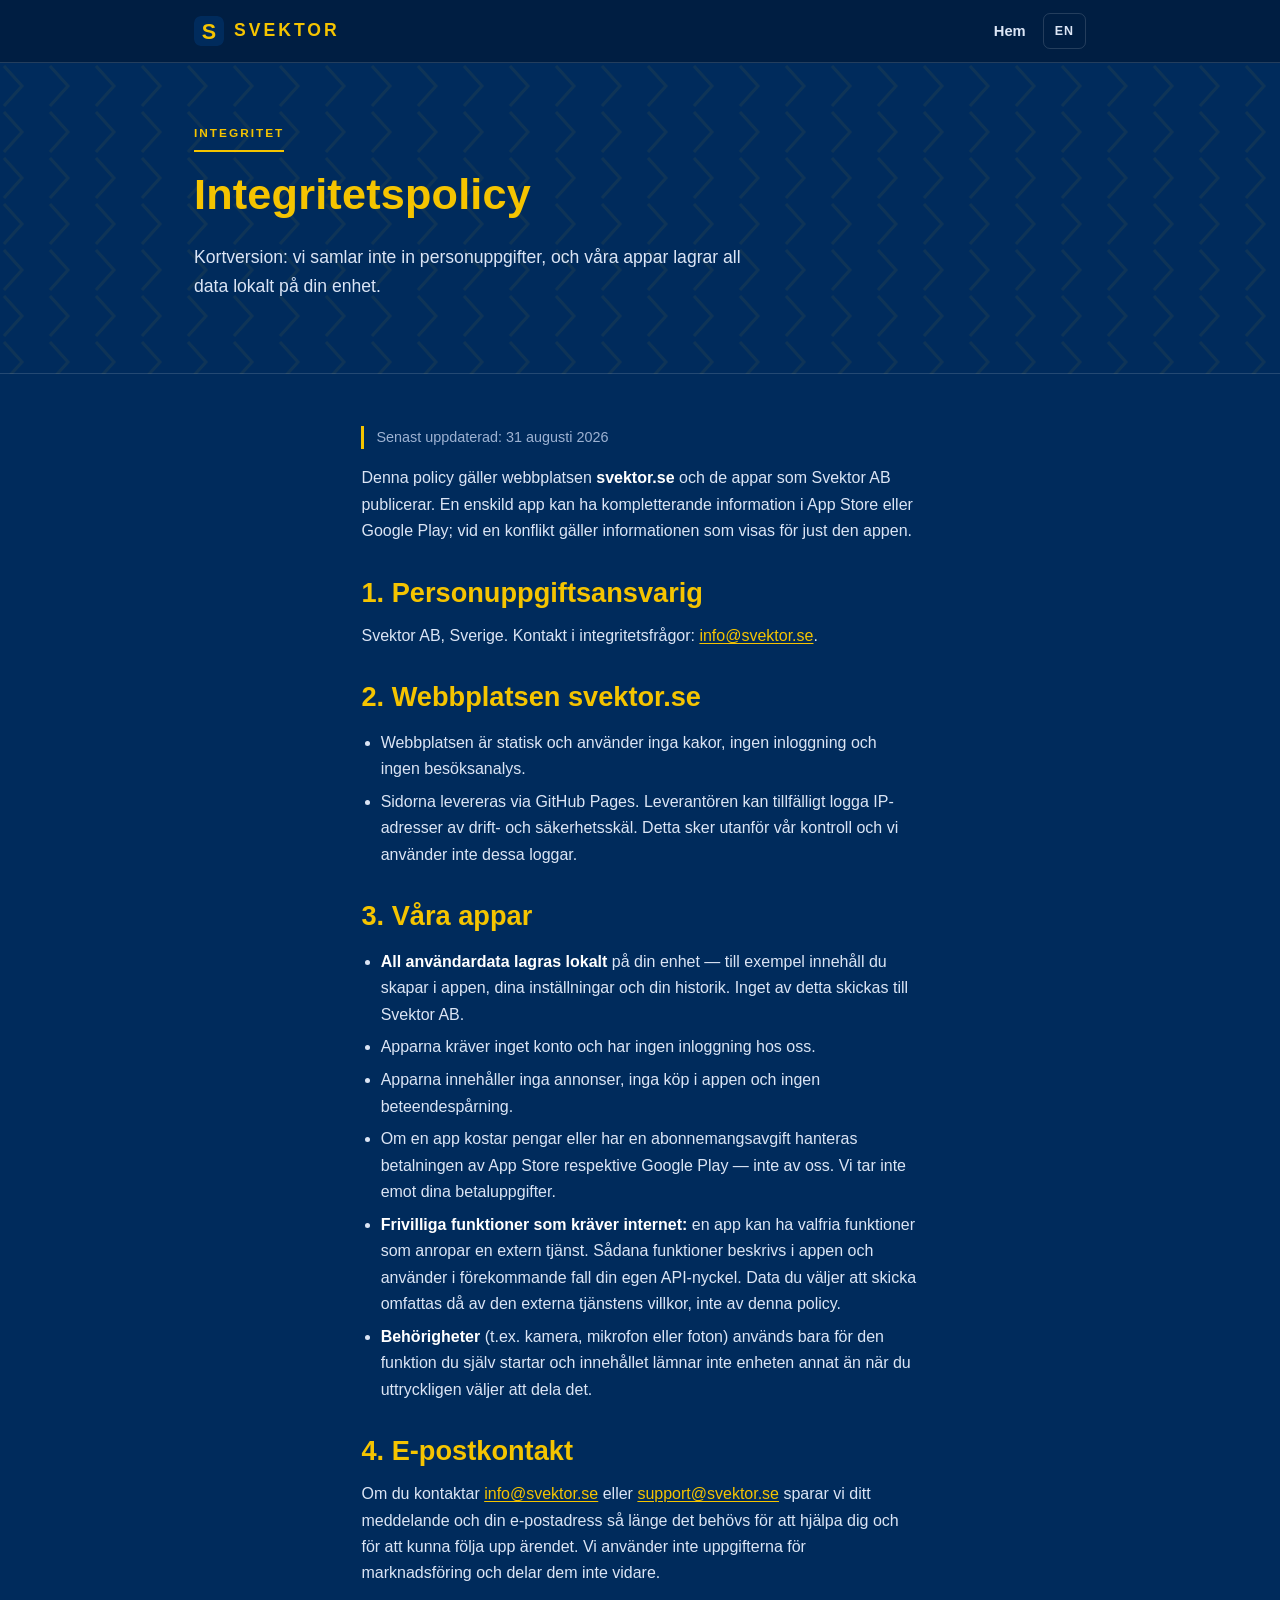
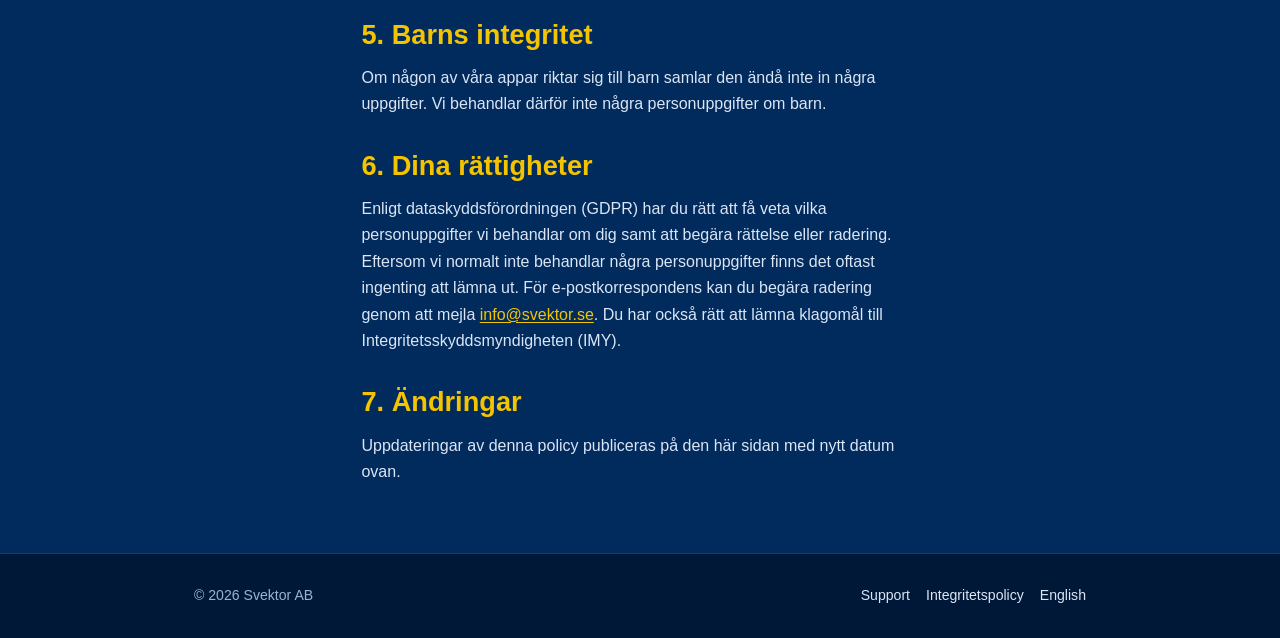
<file: integritet.html>
<!DOCTYPE html>
<html lang="sv">
<head>
<meta charset="UTF-8">
<meta name="viewport" content="width=device-width, initial-scale=1">
<title>Integritetspolicy — Svektor AB</title>
<meta name="description" content="Svektor AB:s integritetspolicy. Vi samlar inte in personuppgifter. Våra appar lagrar all data lokalt på din enhet.">
<link rel="canonical" href="https://svektor.se/integritet.html">
<link rel="icon" href="/svektor-icon.svg" type="image/svg+xml">
<link rel="alternate" hreflang="sv" href="https://svektor.se/integritet.html">
<link rel="alternate" hreflang="en" href="https://svektor.se/en/privacy.html">
<link rel="stylesheet" href="/assets/svektor.css">
</head>
<body>

<header class="site-header">
  <div class="wrap">
    <a class="brand" href="/" aria-label="Svektor AB, startsida">
      <img class="brand-mark" src="/svektor-icon.svg" alt="" width="30" height="30">
      <span class="brand-name">SVEKTOR</span>
    </a>
    <nav class="site-nav" aria-label="Huvudmeny">
      <a href="/">Hem</a>
      <a class="lang" href="/en/privacy.html" hreflang="en">EN</a>
    </nav>
  </div>
</header>

<main>
  <section class="hero" style="padding:56px 0">
    <div class="wrap">
      <span class="eyebrow">Integritet</span>
      <h1>Integritetspolicy</h1>
      <p>Kortversion: vi samlar inte in personuppgifter, och våra appar lagrar all data lokalt på din enhet.</p>
    </div>
  </section>

  <section>
    <div class="wrap prose">
      <p class="updated">Senast uppdaterad: 31 augusti 2026</p>

      <p>
        Denna policy gäller webbplatsen <strong>svektor.se</strong> och de appar som
        Svektor AB publicerar. En enskild app kan ha kompletterande information i App
        Store eller Google Play; vid en konflikt gäller informationen som visas för just
        den appen.
      </p>

      <h2>1. Personuppgiftsansvarig</h2>
      <p>
        Svektor AB, Sverige. Kontakt i integritetsfrågor:
        <a href="mailto:info@svektor.se">info@svektor.se</a>.
      </p>

      <h2>2. Webbplatsen svektor.se</h2>
      <ul>
        <li>Webbplatsen är statisk och använder inga kakor, ingen inloggning och ingen besöksanalys.</li>
        <li>
          Sidorna levereras via GitHub Pages. Leverantören kan tillfälligt logga
          IP-adresser av drift- och säkerhetsskäl. Detta sker utanför vår kontroll och
          vi använder inte dessa loggar.
        </li>
      </ul>

      <h2>3. Våra appar</h2>
      <ul>
        <li>
          <strong>All användardata lagras lokalt</strong> på din enhet — till exempel
          innehåll du skapar i appen, dina inställningar och din historik. Inget av detta
          skickas till Svektor AB.
        </li>
        <li>Apparna kräver inget konto och har ingen inloggning hos oss.</li>
        <li>Apparna innehåller inga annonser, inga köp i appen och ingen beteendespårning.</li>
        <li>
          Om en app kostar pengar eller har en abonnemangsavgift hanteras betalningen av
          App Store respektive Google Play — inte av oss. Vi tar inte emot dina
          betaluppgifter.
        </li>
        <li>
          <strong>Frivilliga funktioner som kräver internet:</strong> en app kan ha
          valfria funktioner som anropar en extern tjänst. Sådana funktioner beskrivs i
          appen och använder i förekommande fall din egen API-nyckel. Data du väljer att
          skicka omfattas då av den externa tjänstens villkor, inte av denna policy.
        </li>
        <li>
          <strong>Behörigheter</strong> (t.ex. kamera, mikrofon eller foton) används bara
          för den funktion du själv startar och innehållet lämnar inte enheten annat än
          när du uttryckligen väljer att dela det.
        </li>
      </ul>

      <h2>4. E-postkontakt</h2>
      <p>
        Om du kontaktar <a href="mailto:info@svektor.se">info@svektor.se</a> eller
        <a href="mailto:support@svektor.se">support@svektor.se</a> sparar vi ditt
        meddelande och din e-postadress så länge det behövs för att hjälpa dig och för att
        kunna följa upp ärendet. Vi använder inte uppgifterna för marknadsföring och delar
        dem inte vidare.
      </p>

      <h2>5. Barns integritet</h2>
      <p>
        Om någon av våra appar riktar sig till barn samlar den ändå inte in några
        uppgifter. Vi behandlar därför inte några personuppgifter om barn.
      </p>

      <h2>6. Dina rättigheter</h2>
      <p>
        Enligt dataskyddsförordningen (GDPR) har du rätt att få veta vilka personuppgifter
        vi behandlar om dig samt att begära rättelse eller radering. Eftersom vi normalt
        inte behandlar några personuppgifter finns det oftast ingenting att lämna ut. För
        e-postkorrespondens kan du begära radering genom att mejla
        <a href="mailto:info@svektor.se">info@svektor.se</a>. Du har också rätt att lämna
        klagomål till Integritetsskyddsmyndigheten (IMY).
      </p>

      <h2>7. Ändringar</h2>
      <p>
        Uppdateringar av denna policy publiceras på den här sidan med nytt datum ovan.
      </p>
    </div>
  </section>
</main>

<footer class="site-footer">
  <div class="wrap">
    <span>© 2026 Svektor AB</span>
    <nav aria-label="Sidfot">
      <a href="/support.html">Support</a>
      <a href="/integritet.html">Integritetspolicy</a>
      <a href="/en/">English</a>
    </nav>
  </div>
</footer>

</body>
</html>
</file>
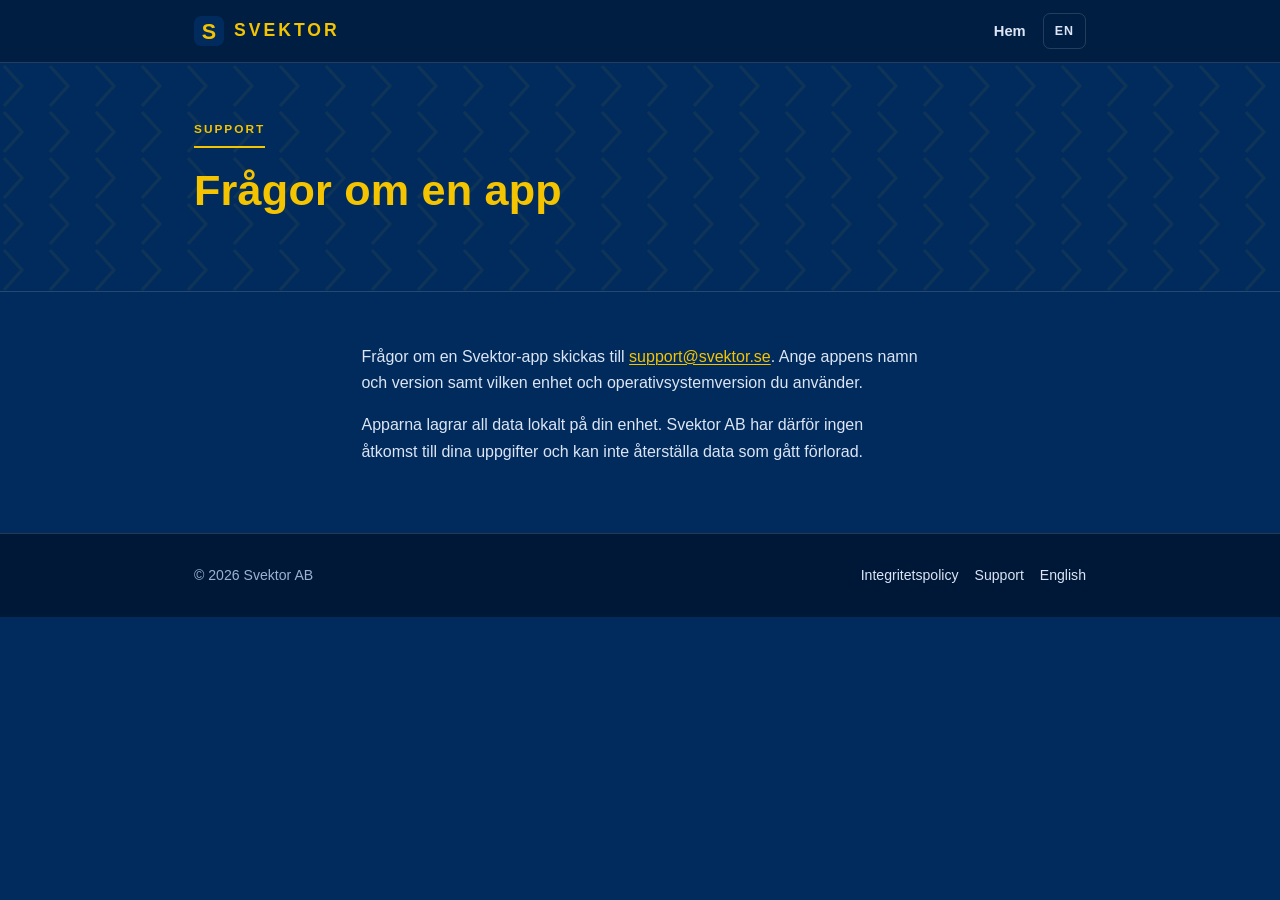
<file: support.html>
<!DOCTYPE html>
<html lang="sv">
<head>
<meta charset="UTF-8">
<meta name="viewport" content="width=device-width, initial-scale=1">
<title>Support — Svektor AB</title>
<meta name="description" content="Kontaktväg för frågor om Svektor AB:s appar.">
<link rel="canonical" href="https://svektor.se/support.html">
<link rel="icon" href="/svektor-icon.svg" type="image/svg+xml">
<link rel="alternate" hreflang="sv" href="https://svektor.se/support.html">
<link rel="alternate" hreflang="en" href="https://svektor.se/en/support.html">
<link rel="stylesheet" href="/assets/svektor.css">
</head>
<body>

<header class="site-header">
  <div class="wrap">
    <a class="brand" href="/" aria-label="Svektor AB, startsida">
      <img class="brand-mark" src="/svektor-icon.svg" alt="" width="30" height="30">
      <span class="brand-name">SVEKTOR</span>
    </a>
    <nav class="site-nav" aria-label="Huvudmeny">
      <a href="/">Hem</a>
      <a class="lang" href="/en/support.html" hreflang="en">EN</a>
    </nav>
  </div>
</header>

<main>
  <section class="hero" style="padding:52px 0">
    <div class="wrap">
      <span class="eyebrow">Support</span>
      <h1>Frågor om en app</h1>
    </div>
  </section>

  <section>
    <div class="wrap prose">
      <p>
        Frågor om en Svektor-app skickas till
        <a href="mailto:support@svektor.se">support@svektor.se</a>. Ange appens namn och
        version samt vilken enhet och operativsystemversion du använder.
      </p>
      <p>
        Apparna lagrar all data lokalt på din enhet. Svektor AB har därför ingen åtkomst
        till dina uppgifter och kan inte återställa data som gått förlorad.
      </p>
    </div>
  </section>
</main>

<footer class="site-footer">
  <div class="wrap">
    <span>© 2026 Svektor AB</span>
    <nav aria-label="Sidfot">
      <a href="/integritet.html">Integritetspolicy</a>
      <a href="/support.html">Support</a>
      <a href="/en/">English</a>
    </nav>
  </div>
</footer>

</body>
</html>
</file>
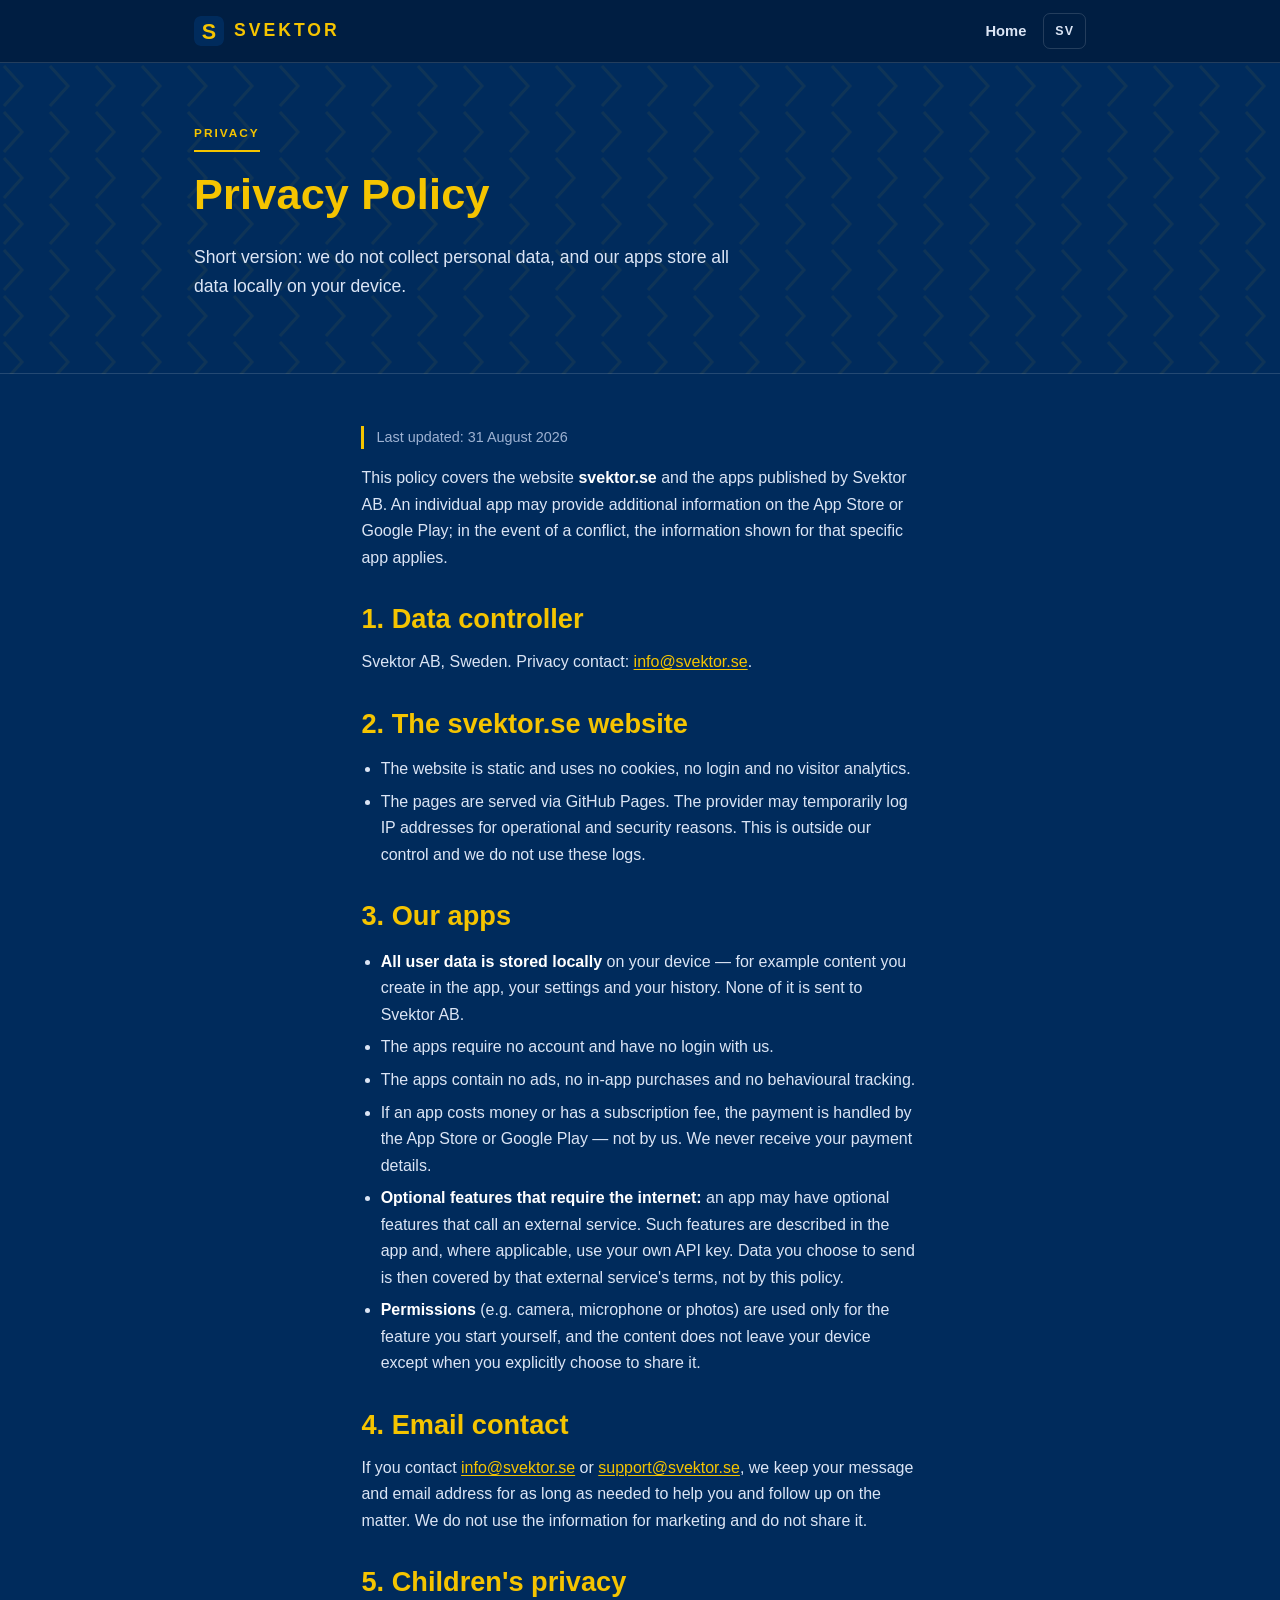
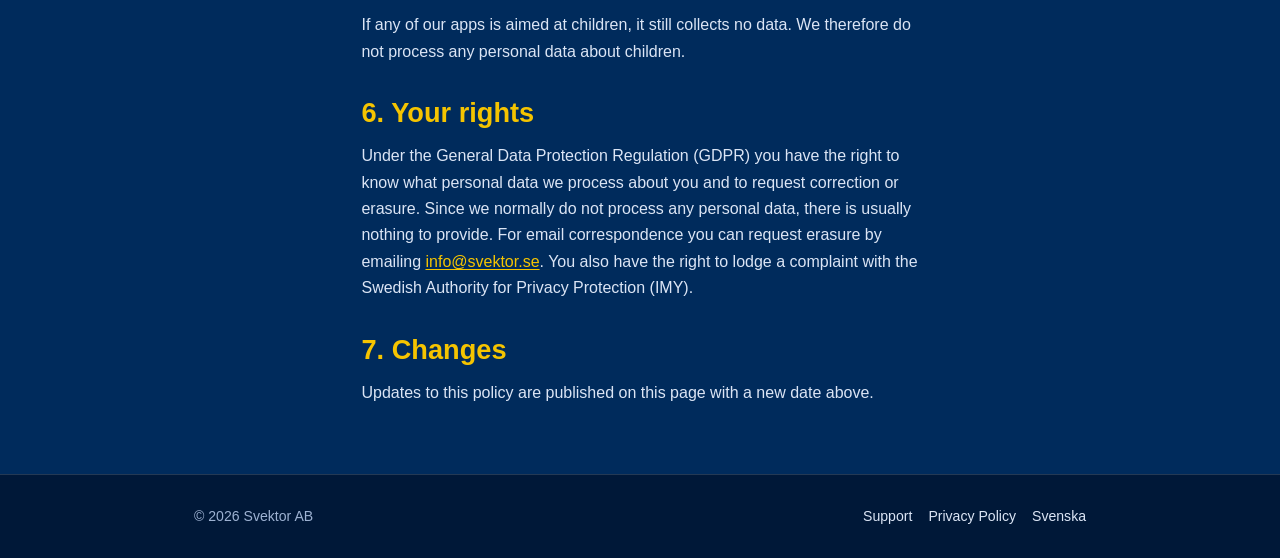
<file: en/privacy.html>
<!DOCTYPE html>
<html lang="en">
<head>
<meta charset="UTF-8">
<meta name="viewport" content="width=device-width, initial-scale=1">
<title>Privacy Policy — Svektor AB</title>
<meta name="description" content="Svektor AB's privacy policy. We do not collect personal data. Our apps store all data locally on your device.">
<link rel="canonical" href="https://svektor.se/en/privacy.html">
<link rel="icon" href="/svektor-icon.svg" type="image/svg+xml">
<link rel="alternate" hreflang="sv" href="https://svektor.se/integritet.html">
<link rel="alternate" hreflang="en" href="https://svektor.se/en/privacy.html">
<link rel="stylesheet" href="/assets/svektor.css">
</head>
<body>

<header class="site-header">
  <div class="wrap">
    <a class="brand" href="/en/" aria-label="Svektor AB, home">
      <img class="brand-mark" src="/svektor-icon.svg" alt="" width="30" height="30">
      <span class="brand-name">SVEKTOR</span>
    </a>
    <nav class="site-nav" aria-label="Main menu">
      <a href="/en/">Home</a>
      <a class="lang" href="/integritet.html" hreflang="sv">SV</a>
    </nav>
  </div>
</header>

<main>
  <section class="hero" style="padding:56px 0">
    <div class="wrap">
      <span class="eyebrow">Privacy</span>
      <h1>Privacy Policy</h1>
      <p>Short version: we do not collect personal data, and our apps store all data locally on your device.</p>
    </div>
  </section>

  <section>
    <div class="wrap prose">
      <p class="updated">Last updated: 31 August 2026</p>

      <p>
        This policy covers the website <strong>svektor.se</strong> and the apps published
        by Svektor AB. An individual app may provide additional information on the App
        Store or Google Play; in the event of a conflict, the information shown for that
        specific app applies.
      </p>

      <h2>1. Data controller</h2>
      <p>
        Svektor AB, Sweden. Privacy contact:
        <a href="mailto:info@svektor.se">info@svektor.se</a>.
      </p>

      <h2>2. The svektor.se website</h2>
      <ul>
        <li>The website is static and uses no cookies, no login and no visitor analytics.</li>
        <li>
          The pages are served via GitHub Pages. The provider may temporarily log IP
          addresses for operational and security reasons. This is outside our control and
          we do not use these logs.
        </li>
      </ul>

      <h2>3. Our apps</h2>
      <ul>
        <li>
          <strong>All user data is stored locally</strong> on your device — for example
          content you create in the app, your settings and your history. None of it is
          sent to Svektor AB.
        </li>
        <li>The apps require no account and have no login with us.</li>
        <li>The apps contain no ads, no in-app purchases and no behavioural tracking.</li>
        <li>
          If an app costs money or has a subscription fee, the payment is handled by the
          App Store or Google Play — not by us. We never receive your payment details.
        </li>
        <li>
          <strong>Optional features that require the internet:</strong> an app may have
          optional features that call an external service. Such features are described in
          the app and, where applicable, use your own API key. Data you choose to send is
          then covered by that external service's terms, not by this policy.
        </li>
        <li>
          <strong>Permissions</strong> (e.g. camera, microphone or photos) are used only
          for the feature you start yourself, and the content does not leave your device
          except when you explicitly choose to share it.
        </li>
      </ul>

      <h2>4. Email contact</h2>
      <p>
        If you contact <a href="mailto:info@svektor.se">info@svektor.se</a> or
        <a href="mailto:support@svektor.se">support@svektor.se</a>, we keep your message
        and email address for as long as needed to help you and follow up on the matter.
        We do not use the information for marketing and do not share it.
      </p>

      <h2>5. Children's privacy</h2>
      <p>
        If any of our apps is aimed at children, it still collects no data. We therefore
        do not process any personal data about children.
      </p>

      <h2>6. Your rights</h2>
      <p>
        Under the General Data Protection Regulation (GDPR) you have the right to know what
        personal data we process about you and to request correction or erasure. Since we
        normally do not process any personal data, there is usually nothing to provide.
        For email correspondence you can request erasure by emailing
        <a href="mailto:info@svektor.se">info@svektor.se</a>. You also have the right to
        lodge a complaint with the Swedish Authority for Privacy Protection (IMY).
      </p>

      <h2>7. Changes</h2>
      <p>Updates to this policy are published on this page with a new date above.</p>
    </div>
  </section>
</main>

<footer class="site-footer">
  <div class="wrap">
    <span>© 2026 Svektor AB</span>
    <nav aria-label="Footer">
      <a href="/en/support.html">Support</a>
      <a href="/en/privacy.html">Privacy Policy</a>
      <a href="/">Svenska</a>
    </nav>
  </div>
</footer>

</body>
</html>
</file>
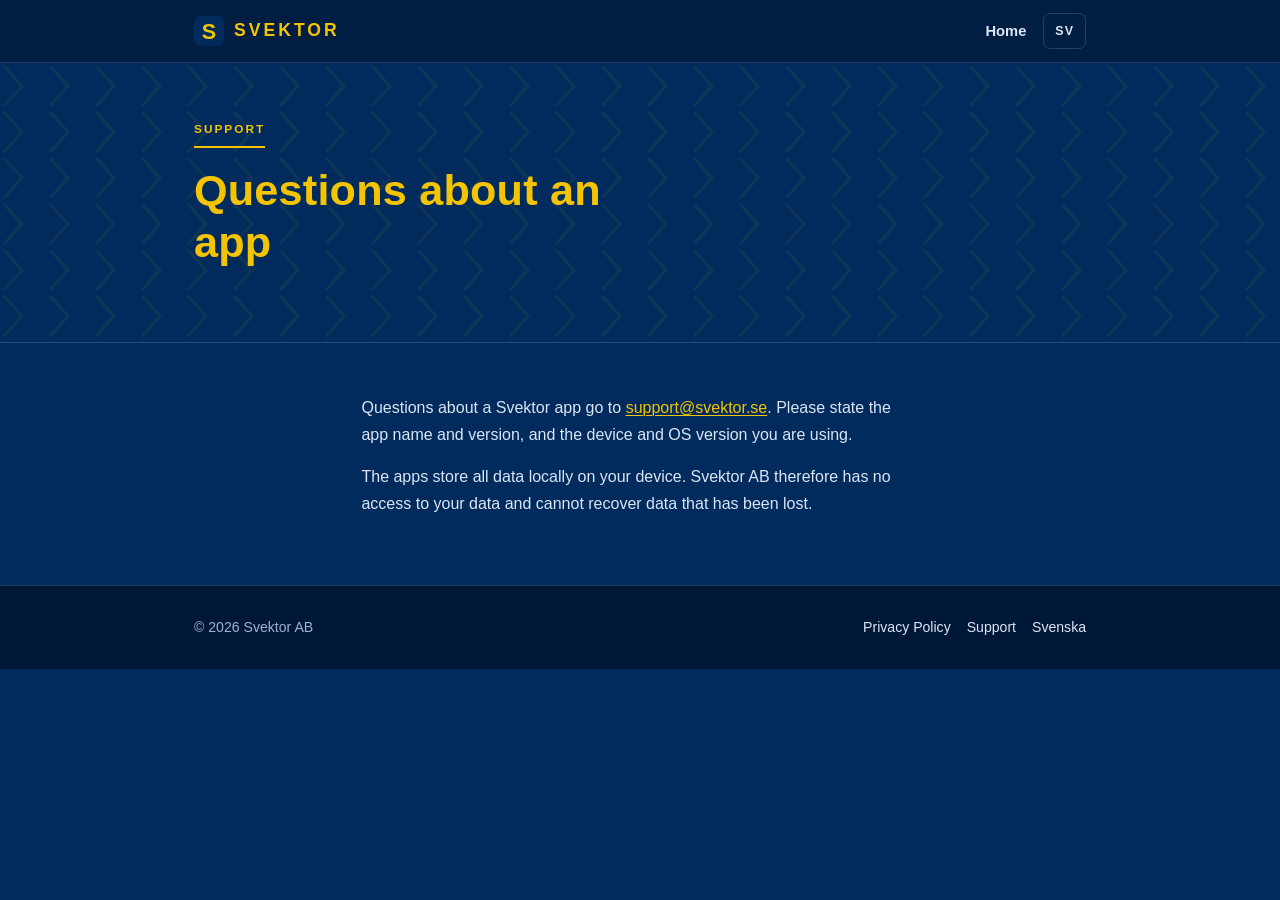
<file: en/support.html>
<!DOCTYPE html>
<html lang="en">
<head>
<meta charset="UTF-8">
<meta name="viewport" content="width=device-width, initial-scale=1">
<title>Support — Svektor AB</title>
<meta name="description" content="Contact route for questions about Svektor AB's apps.">
<link rel="canonical" href="https://svektor.se/en/support.html">
<link rel="icon" href="/svektor-icon.svg" type="image/svg+xml">
<link rel="alternate" hreflang="sv" href="https://svektor.se/support.html">
<link rel="alternate" hreflang="en" href="https://svektor.se/en/support.html">
<link rel="stylesheet" href="/assets/svektor.css">
</head>
<body>

<header class="site-header">
  <div class="wrap">
    <a class="brand" href="/en/" aria-label="Svektor AB, home">
      <img class="brand-mark" src="/svektor-icon.svg" alt="" width="30" height="30">
      <span class="brand-name">SVEKTOR</span>
    </a>
    <nav class="site-nav" aria-label="Main menu">
      <a href="/en/">Home</a>
      <a class="lang" href="/support.html" hreflang="sv">SV</a>
    </nav>
  </div>
</header>

<main>
  <section class="hero" style="padding:52px 0">
    <div class="wrap">
      <span class="eyebrow">Support</span>
      <h1>Questions about an app</h1>
    </div>
  </section>

  <section>
    <div class="wrap prose">
      <p>
        Questions about a Svektor app go to
        <a href="mailto:support@svektor.se">support@svektor.se</a>. Please state the app
        name and version, and the device and OS version you are using.
      </p>
      <p>
        The apps store all data locally on your device. Svektor AB therefore has no access
        to your data and cannot recover data that has been lost.
      </p>
    </div>
  </section>
</main>

<footer class="site-footer">
  <div class="wrap">
    <span>© 2026 Svektor AB</span>
    <nav aria-label="Footer">
      <a href="/en/privacy.html">Privacy Policy</a>
      <a href="/en/support.html">Support</a>
      <a href="/">Svenska</a>
    </nav>
  </div>
</footer>

</body>
</html>
</file>
<file: assets/svektor.css>
/* Svektor AB — company site
   Same profile as the apps: navy background, signal-yellow text/accents. */

:root {
  --navy:      #002B5C;   /* page background — Försvarsmakten-inspired */
  --navy-deep: #001E42;   /* header */
  --navy-dark: #001838;   /* footer */
  --navy-alt:  #00234C;   /* alternating section */
  --surface:   #063A72;   /* cards / raised */
  --surface-2: #0B4A8A;   /* card hover */
  --yellow:    #F5C400;   /* signal yellow — headings & accents */
  --yellow-hi: #FFD21F;
  --text:      #DBE5F5;   /* body text on navy */
  --text-dim:  #9DB2D2;
  --line:      rgba(255, 255, 255, 0.14);
  --radius: 12px;
  --maxw: 940px;
  --font: -apple-system, BlinkMacSystemFont, "Segoe UI", Roboto, Helvetica, Arial, sans-serif;
  color-scheme: dark;
}

* { box-sizing: border-box; }
html { scroll-behavior: smooth; }

body {
  margin: 0;
  font-family: var(--font);
  color: var(--text);
  background: var(--navy);
  line-height: 1.65;
  -webkit-font-smoothing: antialiased;
}

h1, h2, h3 {
  line-height: 1.2;
  font-weight: 800;
  color: var(--yellow);
  margin: 0 0 .5em;
}
h1 { font-size: clamp(1.8rem, 4.2vw, 2.7rem); letter-spacing: .2px; }
h2 { font-size: clamp(1.3rem, 2.6vw, 1.7rem); }
h3 { font-size: 1.02rem; color: var(--yellow); }

p { margin: 0 0 1rem; }
strong { color: #fff; }

a { color: var(--yellow); text-decoration-thickness: 1px; text-underline-offset: 2px; }
a:hover { color: var(--yellow-hi); }

:focus-visible { outline: 3px solid var(--yellow); outline-offset: 2px; border-radius: 3px; }

.wrap { max-width: var(--maxw); margin: 0 auto; padding: 0 24px; }

.eyebrow {
  display: inline-block;
  font-size: .74rem;
  font-weight: 800;
  letter-spacing: 2px;
  text-transform: uppercase;
  color: var(--yellow);
  padding-bottom: 6px;
  border-bottom: 2px solid var(--yellow);
  margin-bottom: 1.1rem;
}

/* ---------- Header ---------- */
.site-header {
  position: sticky;
  top: 0;
  z-index: 20;
  background: var(--navy-deep);
  border-bottom: 1px solid var(--line);
}
.site-header .wrap {
  display: flex;
  align-items: center;
  justify-content: space-between;
  gap: 14px;
  min-height: 62px;
  flex-wrap: wrap;
}
.brand { display: inline-flex; align-items: center; gap: 10px; text-decoration: none; }
.brand-mark { width: 30px; height: 30px; display: block; border-radius: 7px; }
.brand-name { color: var(--yellow); font-weight: 800; font-size: 1.1rem; letter-spacing: 3px; }
.site-nav { display: flex; align-items: center; gap: 2px; flex-wrap: wrap; }
.site-nav a {
  color: var(--text);
  text-decoration: none;
  font-weight: 600;
  font-size: .92rem;
  padding: 7px 11px;
  border-radius: 7px;
}
.site-nav a:hover { color: #fff; background: rgba(255, 255, 255, 0.07); }
.site-nav a[aria-current="page"] { color: var(--yellow); }
.site-nav a.lang { border: 1px solid var(--line); letter-spacing: 1px; font-size: .78rem; margin-left: 4px; }

/* ---------- Hero ---------- */
.hero {
  background-image:
    url("data:image/svg+xml,%3Csvg xmlns='http://www.w3.org/2000/svg' width='46' height='46'%3E%3Cpath d='M4 3l18 20L4 43' fill='none' stroke='%23F5C400' stroke-opacity='0.06' stroke-width='3'/%3E%3C/svg%3E");
  padding: 66px 0 60px;
  border-bottom: 1px solid var(--line);
}
.hero h1 { max-width: 20ch; }
.hero h1 .accent { color: #fff; }
.hero p { font-size: 1.1rem; color: var(--text); max-width: 56ch; }
.hero .sub { color: var(--text-dim); font-size: .98rem; }

.cta-row { display: flex; flex-wrap: wrap; gap: 12px; margin-top: 26px; }
.btn {
  display: inline-block;
  padding: 12px 22px;
  border-radius: 9px;
  font-weight: 700;
  font-size: .96rem;
  text-decoration: none;
  border: 2px solid transparent;
}
.btn-primary { background: var(--yellow); color: var(--navy-deep); }
.btn-primary:hover { background: var(--yellow-hi); color: var(--navy-deep); }
.btn-ghost { border-color: var(--yellow); color: var(--yellow); }
.btn-ghost:hover { background: rgba(245, 196, 0, 0.1); color: var(--yellow-hi); }

/* ---------- Sections ---------- */
section { padding: 52px 0; }
section.alt { background: var(--navy-alt); border-block: 1px solid var(--line); }
.section-lead { max-width: 58ch; color: var(--text); }

.grid {
  display: grid;
  gap: 16px;
  grid-template-columns: repeat(auto-fit, minmax(230px, 1fr));
  margin-top: 28px;
}
.grid.two { grid-template-columns: repeat(2, 1fr); }
@media (max-width: 620px) { .grid.two { grid-template-columns: 1fr; } }

.card {
  background: var(--surface);
  border: 1px solid var(--line);
  border-radius: var(--radius);
  padding: 22px;
  transition: background .15s ease;
}
.card:hover { background: var(--surface-2); }
.card h3 { margin-bottom: .35rem; }
.card p { color: var(--text); margin: 0; font-size: .95rem; }
.card .num {
  display: inline-flex;
  align-items: center;
  justify-content: center;
  width: 32px; height: 32px;
  border-radius: 8px;
  background: var(--yellow);
  color: var(--navy-deep);
  font-weight: 800;
  margin-bottom: 12px;
}

/* ---------- Contact ---------- */
.contact-box {
  background: var(--surface);
  border: 1px solid var(--line);
  border-left: 4px solid var(--yellow);
  border-radius: var(--radius);
  padding: 30px;
  margin-top: 26px;
}
.contact-list { display: grid; gap: 14px; margin-top: 16px; }
.contact-list div { font-size: 1rem; }
.contact-list span {
  display: block;
  font-size: .74rem;
  letter-spacing: 1.4px;
  text-transform: uppercase;
  color: var(--text-dim);
  margin-bottom: 2px;
}
.contact-list a { font-weight: 700; }

/* ---------- Prose (support / privacy) ---------- */
.prose { max-width: 68ch; }
.prose h2 { margin-top: 2rem; }
.prose h3 { margin-top: 1.5rem; color: #fff; }
.prose ul { padding-left: 1.2rem; }
.prose li { margin-bottom: .4rem; }
.prose .updated {
  font-size: .9rem;
  color: var(--text-dim);
  border-left: 3px solid var(--yellow);
  padding-left: 12px;
}
.callout {
  background: var(--surface);
  border: 1px solid var(--line);
  border-left: 4px solid var(--yellow);
  border-radius: 8px;
  padding: 16px 18px;
  margin: 1.4rem 0;
}
.callout p { margin: 0; color: var(--text); }

/* ---------- Plain contact block ---------- */
.contact-plain { font-size: 1.02rem; line-height: 2; margin: 0; }
.contact-plain.muted { color: var(--text-dim); font-size: .9rem; margin-top: 10px; }

/* ---------- Footer ---------- */
.site-footer {
  background: var(--navy-dark);
  border-top: 1px solid var(--line);
  color: var(--text-dim);
  padding: 30px 0;
  font-size: .88rem;
}
.site-footer .wrap {
  display: flex;
  flex-wrap: wrap;
  gap: 10px 22px;
  align-items: center;
  justify-content: space-between;
}
.site-footer a { color: var(--text); text-decoration: none; }
.site-footer a:hover { color: var(--yellow); }
.site-footer nav { display: flex; gap: 16px; flex-wrap: wrap; }

@media (max-width: 560px) {
  .brand-name { letter-spacing: 2px; font-size: 1rem; }
  section { padding: 40px 0; }
  .hero { padding: 48px 0 44px; }
  .contact-box, .card { padding: 18px; }
}
@media (prefers-reduced-motion: reduce) {
  html { scroll-behavior: auto; }
  .card { transition: none; }
}
</file>
<file: simklockan/style.css>
/* Swim Coach Timer / Simklockan — pages for svektor.se.
   Self-contained on purpose: no web fonts, no scripts, no analytics, no
   cookies, nothing fetched from third parties — the same promise the app makes. */
:root {
  --navy: #002b5c;
  --yellow: #f5c400;
  --bg: #f4f6f9;
  --card: #ffffff;
  --text: #1b1f24;
  --muted: #5a6572;
  --line: #dde3ea;
  --link: #0a4c9a;
}
@media (prefers-color-scheme: dark) {
  :root {
    --bg: #0b1116;
    --card: #131b23;
    --text: #e8edf2;
    --muted: #9aa7b5;
    --line: #26323d;
    --link: #8ab8f5;
  }
}
* { box-sizing: border-box; }
html { -webkit-text-size-adjust: 100%; }
body {
  margin: 0;
  background: var(--bg);
  color: var(--text);
  font: 16px/1.6 system-ui, -apple-system, "Segoe UI", Roboto, "Helvetica Neue", Arial, sans-serif;
}
header.site {
  background: var(--navy);
  color: #fff;
  padding: 28px 20px;
}
header.site .inner, main, footer.site { max-width: 760px; margin: 0 auto; }
header.site h1 { margin: 0; font-size: 1.6rem; color: var(--yellow); letter-spacing: .02em; }
header.site p { margin: 6px 0 0; color: #cfd8e3; }
main { padding: 24px 20px 40px; }
h2 { margin: 2rem 0 .5rem; font-size: 1.25rem; color: var(--navy); }
@media (prefers-color-scheme: dark) { h2 { color: var(--yellow); } }
h3 { margin: 1.25rem 0 .25rem; font-size: 1.05rem; }
p, li { max-width: 68ch; }
a { color: var(--link); }
a:focus-visible { outline: 3px solid var(--yellow); outline-offset: 2px; }
.summary {
  background: var(--card);
  border: 1px solid var(--line);
  border-left: 6px solid var(--yellow);
  border-radius: 10px;
  padding: 16px 20px;
  margin: 8px 0 8px;
}
.summary ul { margin: .4rem 0 0; padding-left: 1.2rem; }
.meta { color: var(--muted); font-size: .9rem; }
.lang { float: right; font-size: .95rem; }
table { border-collapse: collapse; width: 100%; margin: .5rem 0 1rem; background: var(--card); }
th, td { border: 1px solid var(--line); padding: 8px 10px; text-align: left; vertical-align: top; font-size: .95rem; }
th { background: rgba(0, 43, 92, .08); }
footer.site { padding: 20px; color: var(--muted); font-size: .9rem; border-top: 1px solid var(--line); }
.buttons { display: flex; flex-wrap: wrap; gap: 12px; margin: 1rem 0; }
.btn {
  display: inline-block; padding: 12px 18px; border-radius: 10px; text-decoration: none; font-weight: 600;
  background: var(--navy); color: var(--yellow);
}
.btn.secondary { background: transparent; color: var(--link); border: 2px solid var(--line); }
</file>
